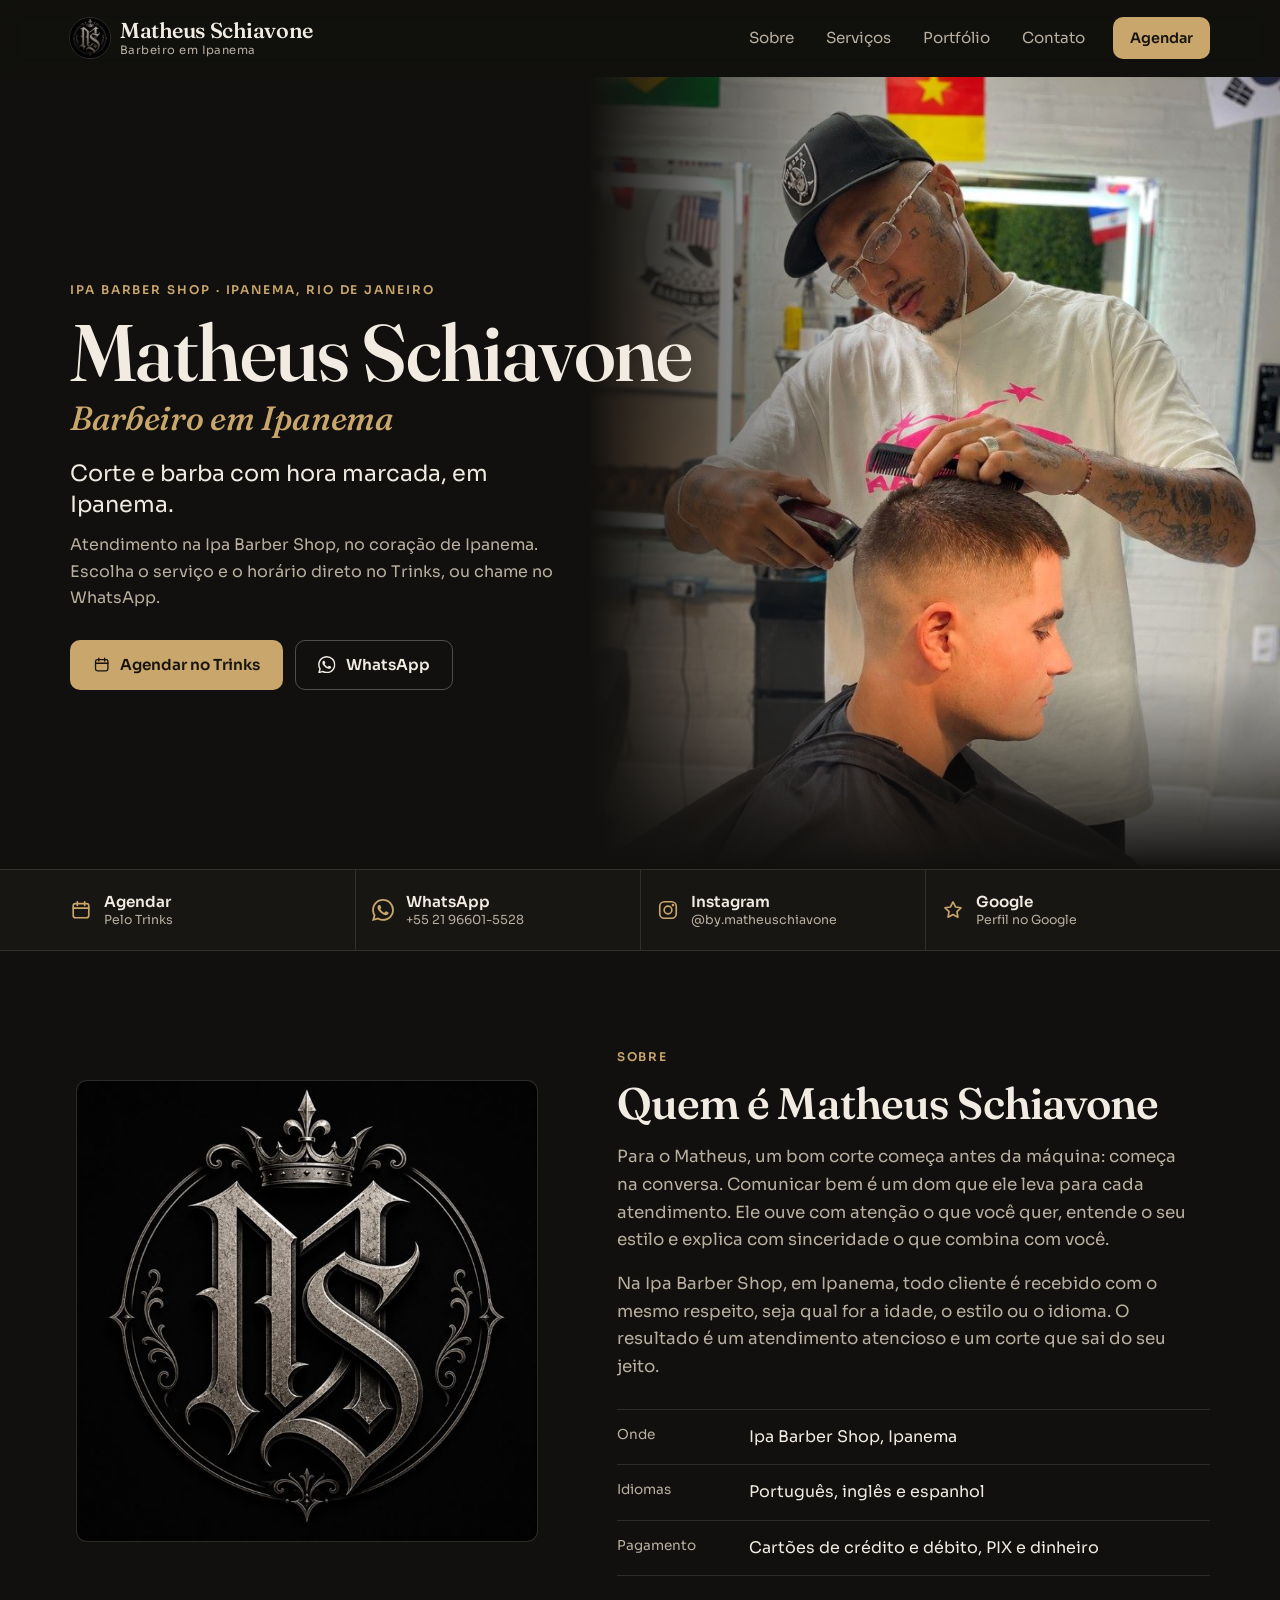
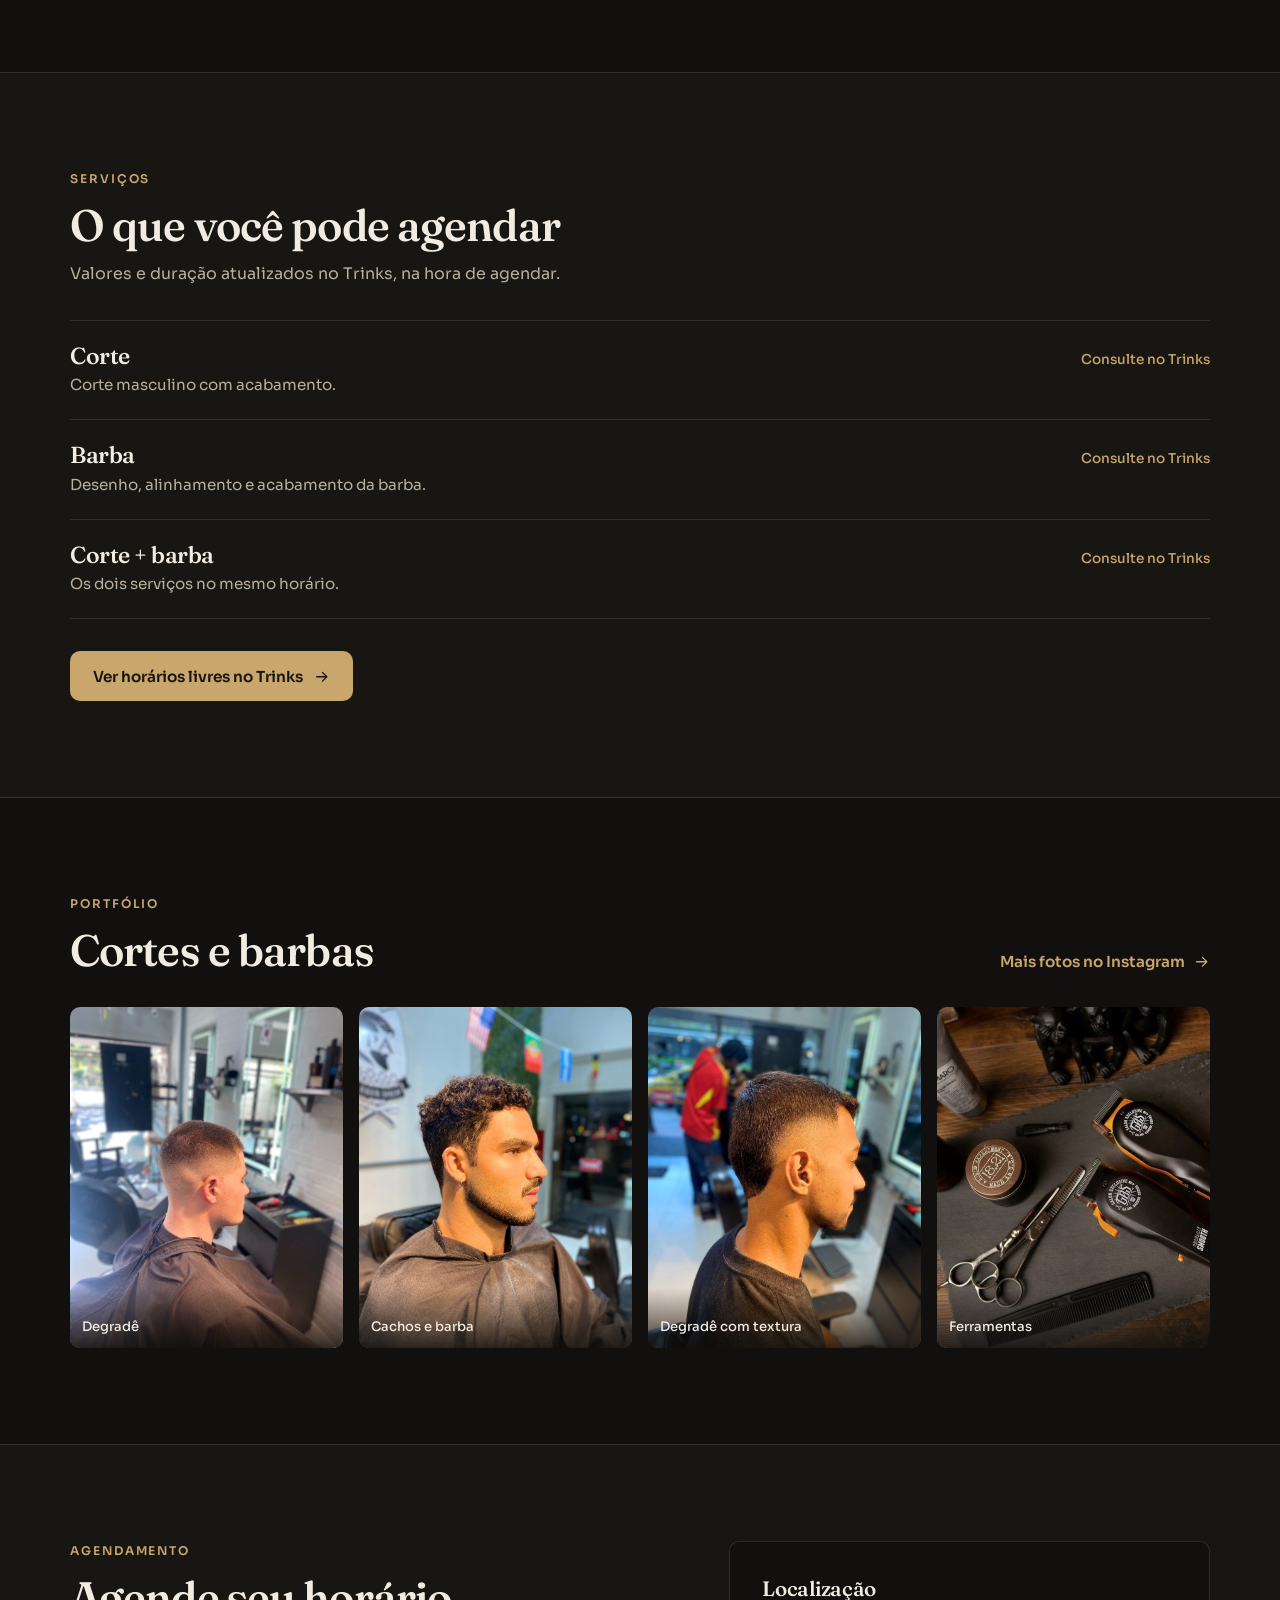
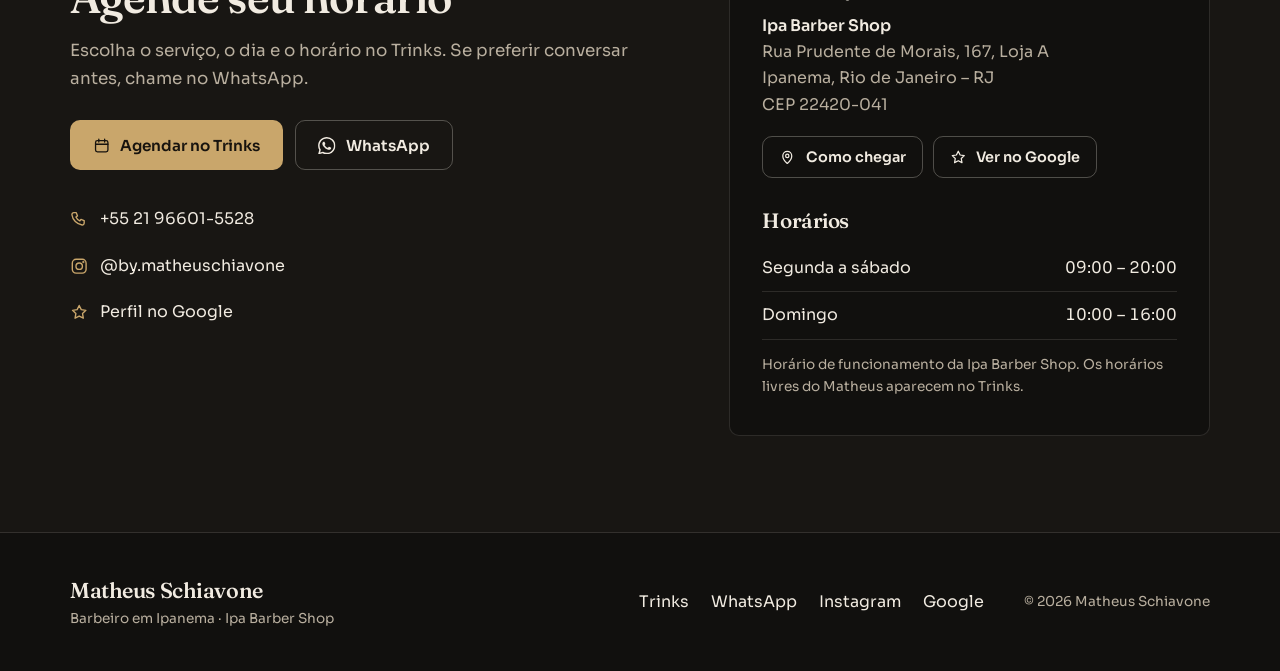
<file: index.html>
<!DOCTYPE html>
<html lang="pt-BR">
<head>
  <meta charset="utf-8">
  <meta name="viewport" content="width=device-width, initial-scale=1, viewport-fit=cover">
  <title>Matheus Schiavone | Barbeiro em Ipanema, Rio de Janeiro</title>
  <meta name="description" content="Matheus Schiavone, barbeiro na Ipa Barber Shop em Ipanema, Rio de Janeiro. Corte e barba com hora marcada: agende pelo Trinks ou fale pelo WhatsApp.">
  <link rel="canonical" href="https://leeftk.github.io/barber-site/">
  <meta name="theme-color" content="#11100e">

  <meta property="og:type" content="website">
  <meta property="og:locale" content="pt_BR">
  <meta property="og:site_name" content="Matheus Schiavone">
  <meta property="og:title" content="Matheus Schiavone | Barbeiro em Ipanema">
  <meta property="og:description" content="Corte e barba com hora marcada na Ipa Barber Shop, em Ipanema. Agende pelo Trinks ou fale pelo WhatsApp.">
  <meta property="og:url" content="https://leeftk.github.io/barber-site/">
  <meta property="og:image" content="https://leeftk.github.io/barber-site/images/og-image.jpg">
  <meta property="og:image:width" content="1200">
  <meta property="og:image:height" content="630">
  <meta property="og:image:alt" content="Logo MS de Matheus Schiavone ao lado de uma foto dele cortando o cabelo de um cliente.">
  <meta name="twitter:card" content="summary_large_image">

  <link rel="icon" type="image/png" href="images/favicon.png">
  <link rel="apple-touch-icon" href="images/apple-touch-icon.png">
  <link rel="preload" href="assets/fonts/sora-normal.woff2" as="font" type="font/woff2" crossorigin>
  <link rel="preload" href="assets/fonts/fraunces-normal.woff2" as="font" type="font/woff2" crossorigin>
  <link rel="stylesheet" href="assets/css/styles.css">
  <script>document.documentElement.classList.add("js");</script>
  <script src="assets/js/main.js" defer></script>
</head>
<body>
  <a class="skip" href="#conteudo">Pular para o conteúdo</a>

  <svg class="sprite" aria-hidden="true" focusable="false">
    <symbol id="i-calendar" viewBox="0 0 24 24" fill="none" stroke="currentColor" stroke-width="1.8" stroke-linecap="round" stroke-linejoin="round"><rect x="3.5" y="5" width="17" height="15.5" rx="2.5"/><path d="M3.5 10h17M8 3v4M16 3v4"/></symbol>
    <symbol id="i-whatsapp" viewBox="0 0 24 24" fill="currentColor"><path d="M17.47 14.38c-.3-.15-1.76-.87-2.03-.97-.27-.1-.47-.15-.67.15-.2.3-.77.97-.94 1.16-.17.2-.35.22-.64.08-.3-.15-1.26-.47-2.39-1.48-.88-.79-1.48-1.76-1.65-2.06-.17-.3-.02-.46.13-.6.13-.14.3-.35.45-.52.15-.18.2-.3.3-.5.1-.2.05-.37-.03-.52-.07-.15-.67-1.61-.92-2.2-.24-.58-.49-.5-.67-.51h-.57c-.2 0-.52.07-.79.37-.27.3-1.04 1.02-1.04 2.48 0 1.46 1.06 2.88 1.21 3.07.15.2 2.1 3.2 5.08 4.49.71.3 1.26.49 1.7.63.71.22 1.36.19 1.87.12.57-.09 1.76-.72 2-1.42.25-.69.25-1.29.18-1.41-.08-.13-.28-.2-.57-.35M12.05 21.79h-.01a9.87 9.87 0 0 1-5.03-1.38l-.36-.21-3.74.98 1-3.65-.24-.37a9.86 9.86 0 0 1-1.51-5.26c0-5.45 4.44-9.88 9.89-9.88 2.64 0 5.12 1.03 6.99 2.9a9.82 9.82 0 0 1 2.89 6.99c0 5.45-4.44 9.88-9.88 9.88m8.41-18.3A11.82 11.82 0 0 0 12.05 0C5.5 0 .16 5.34.16 11.89c0 2.1.55 4.14 1.59 5.95L.06 24l6.3-1.65a11.88 11.88 0 0 0 5.68 1.45h.01c6.55 0 11.89-5.34 11.89-11.9 0-3.17-1.24-6.16-3.48-8.41"/></symbol>
    <symbol id="i-instagram" viewBox="0 0 24 24" fill="none" stroke="currentColor" stroke-width="1.8" stroke-linecap="round" stroke-linejoin="round"><rect x="3" y="3" width="18" height="18" rx="5"/><circle cx="12" cy="12" r="4.2"/><circle cx="17.4" cy="6.6" r=".6" fill="currentColor"/></symbol>
    <symbol id="i-star" viewBox="0 0 24 24" fill="none" stroke="currentColor" stroke-width="1.8" stroke-linejoin="round"><path d="m12 3.2 2.7 5.5 6 .9-4.35 4.23 1.03 6L12 17l-5.38 2.83 1.03-6L3.3 9.6l6-.9z"/></symbol>
    <symbol id="i-pin" viewBox="0 0 24 24" fill="none" stroke="currentColor" stroke-width="1.8" stroke-linecap="round" stroke-linejoin="round"><path d="M12 21s-6.5-5.7-6.5-11a6.5 6.5 0 0 1 13 0c0 5.3-6.5 11-6.5 11z"/><circle cx="12" cy="10" r="2.4"/></symbol>
    <symbol id="i-phone" viewBox="0 0 24 24" fill="none" stroke="currentColor" stroke-width="1.8" stroke-linecap="round" stroke-linejoin="round"><path d="M5 3.5h3.2l1.6 4.2-2.1 1.4a11 11 0 0 0 5.2 5.2l1.4-2.1 4.2 1.6V17a2.5 2.5 0 0 1-2.7 2.5A15.5 15.5 0 0 1 2.5 6.2 2.5 2.5 0 0 1 5 3.5z"/></symbol>
    <symbol id="i-arrow" viewBox="0 0 24 24" fill="none" stroke="currentColor" stroke-width="1.8" stroke-linecap="round" stroke-linejoin="round"><path d="M5 12h14M13 6l6 6-6 6"/></symbol>
  </svg>

  <header class="header" data-header>
    <div class="wrap header-inner">
      <a class="brand" href="#topo">
        <img class="brand-logo" src="images/logo-96.png" width="96" height="96" alt="">
        <span class="brand-text">
          <span class="brand-name" data-text="name">Matheus Schiavone</span>
          <span class="brand-role" data-text="role">Barbeiro em Ipanema</span>
        </span>
      </a>
      <nav class="nav" id="menu" aria-label="Principal">
        <a href="#sobre">Sobre</a>
        <a href="#servicos">Serviços</a>
        <a href="#portfolio">Portfólio</a>
        <a href="#contato">Contato</a>
      </nav>
      <a class="btn btn-primary btn-sm" data-link="booking" href="https://www.trinks.com/ipa-barber-shop" target="_blank" rel="noopener noreferrer">Agendar</a>
      <button class="menu-toggle" type="button" aria-expanded="false" aria-controls="menu" aria-label="Abrir menu">
        <span aria-hidden="true"></span>
      </button>
    </div>
  </header>

  <main id="conteudo">
    <section class="hero" id="topo" aria-labelledby="hero-title" data-hero>
      <img class="hero-img" data-img="heroImage" data-alt="heroImageAlt" src="images/matheus-schiavone.jpg" width="768" height="1024" alt="Matheus Schiavone fazendo um degradê com máquina e pente em um cliente, na barbearia." fetchpriority="high">
      <div class="wrap hero-content">
        <p class="eyebrow"><span data-text="location.shopName">Ipa Barber Shop</span> · <span data-text="location.district">Ipanema</span>, <span data-text="location.city">Rio de Janeiro</span></p>
        <h1 id="hero-title">
          <span data-text="name">Matheus Schiavone</span>
          <span class="h1-sub" data-text="role">Barbeiro em Ipanema</span>
        </h1>
        <p class="hero-headline" data-text="headline">Corte e barba com hora marcada, em Ipanema.</p>
        <p class="hero-intro" data-text="intro">Atendimento na Ipa Barber Shop, no coração de Ipanema. Escolha o serviço e o horário direto no Trinks, ou chame no WhatsApp.</p>
        <div class="actions">
          <a class="btn btn-primary" data-link="booking" href="https://www.trinks.com/ipa-barber-shop" target="_blank" rel="noopener noreferrer">
            <svg class="icon" aria-hidden="true"><use href="#i-calendar"/></svg>Agendar no Trinks
          </a>
          <a class="btn btn-ghost" data-link="whatsapp" href="https://wa.me/5521966015528?text=Ol%C3%A1%2C%20Matheus!%20Vim%20pelo%20site%20e%20gostaria%20de%20agendar%20um%20hor%C3%A1rio." target="_blank" rel="noopener noreferrer">
            <svg class="icon" aria-hidden="true"><use href="#i-whatsapp"/></svg>WhatsApp
          </a>
        </div>
      </div>
    </section>

    <nav class="quick" aria-label="Contatos rápidos">
      <div class="wrap quick-grid">
        <a class="quick-link" data-link="booking" href="https://www.trinks.com/ipa-barber-shop" target="_blank" rel="noopener noreferrer">
          <svg class="icon" aria-hidden="true"><use href="#i-calendar"/></svg>
          <span><strong>Agendar</strong><small>Pelo Trinks</small></span>
        </a>
        <a class="quick-link" data-link="whatsapp" href="https://wa.me/5521966015528?text=Ol%C3%A1%2C%20Matheus!%20Vim%20pelo%20site%20e%20gostaria%20de%20agendar%20um%20hor%C3%A1rio." target="_blank" rel="noopener noreferrer">
          <svg class="icon" aria-hidden="true"><use href="#i-whatsapp"/></svg>
          <span><strong>WhatsApp</strong><small data-text="contact.phoneDisplay">+55 21 96601-5528</small></span>
        </a>
        <a class="quick-link" data-link="instagram" href="https://www.instagram.com/by.matheuschiavone/" target="_blank" rel="noopener noreferrer">
          <svg class="icon" aria-hidden="true"><use href="#i-instagram"/></svg>
          <span><strong>Instagram</strong><small>@<span data-text="contact.instagramUser">by.matheuschiavone</span></small></span>
        </a>
        <a class="quick-link" data-link="google" href="https://www.google.com/maps/search/?api=1&amp;query=Matheus+Schiavone+Barber%2C+Rio+de+Janeiro%2C+RJ" target="_blank" rel="noopener noreferrer">
          <svg class="icon" aria-hidden="true"><use href="#i-star"/></svg>
          <span><strong>Google</strong><small>Perfil no Google</small></span>
        </a>
      </div>
    </nav>

    <section class="section" id="sobre" aria-labelledby="sobre-title">
      <div class="wrap about">
        <figure class="about-media" data-reveal>
          <img data-img="about.image" data-alt="about.imageAlt" src="images/logo.jpg" width="640" height="640" alt="Logo de Matheus Schiavone: monograma MS prateado com uma coroa." loading="lazy" decoding="async">
        </figure>
        <div class="about-copy" data-reveal>
          <p class="eyebrow">Sobre</p>
          <h2 id="sobre-title" data-text="about.title">Quem é Matheus Schiavone</h2>
          <div class="about-text" data-paragraphs="about.text">
            <p class="lead">Para o Matheus, um bom corte começa antes da máquina: começa na conversa. Comunicar bem é um dom que ele leva para cada atendimento. Ele ouve com atenção o que você quer, entende o seu estilo e explica com sinceridade o que combina com você.</p>
            <p class="lead">Na Ipa Barber Shop, em Ipanema, todo cliente é recebido com o mesmo respeito, seja qual for a idade, o estilo ou o idioma. O resultado é um atendimento atencioso e um corte que sai do seu jeito.</p>
          </div>
          <dl class="facts">
            <div>
              <dt>Onde</dt>
              <dd><span data-text="location.shopName">Ipa Barber Shop</span>, <span data-text="location.district">Ipanema</span></dd>
            </div>
            <div>
              <dt>Idiomas</dt>
              <dd data-text="languages">Português, inglês e espanhol</dd>
            </div>
            <div>
              <dt>Pagamento</dt>
              <dd data-text="payments">Cartões de crédito e débito, PIX e dinheiro</dd>
            </div>
          </dl>
        </div>
      </div>
    </section>

    <section class="section section-alt" id="servicos" aria-labelledby="servicos-title">
      <div class="wrap">
        <header class="section-head" data-reveal>
          <p class="eyebrow">Serviços</p>
          <h2 id="servicos-title">O que você pode agendar</h2>
          <p class="section-note" data-text="servicesNote">Valores e duração atualizados no Trinks, na hora de agendar.</p>
        </header>
        <ul class="services" data-list="services">
          <li class="service">
            <div><h3>Corte</h3><p>Corte masculino com acabamento.</p></div>
            <p class="service-meta"><span class="service-price is-empty">Consulte no Trinks</span></p>
          </li>
          <li class="service">
            <div><h3>Barba</h3><p>Desenho, alinhamento e acabamento da barba.</p></div>
            <p class="service-meta"><span class="service-price is-empty">Consulte no Trinks</span></p>
          </li>
          <li class="service">
            <div><h3>Corte + barba</h3><p>Os dois serviços no mesmo horário.</p></div>
            <p class="service-meta"><span class="service-price is-empty">Consulte no Trinks</span></p>
          </li>
        </ul>
        <div class="section-cta">
          <a class="btn btn-primary" data-link="booking" href="https://www.trinks.com/ipa-barber-shop" target="_blank" rel="noopener noreferrer">
            Ver horários livres no Trinks<svg class="icon" aria-hidden="true"><use href="#i-arrow"/></svg>
          </a>
        </div>
      </div>
    </section>

    <section class="section" id="portfolio" aria-labelledby="portfolio-title">
      <div class="wrap">
        <header class="section-head section-head-row" data-reveal>
          <div>
            <p class="eyebrow">Portfólio</p>
            <h2 id="portfolio-title">Cortes e barbas</h2>
          </div>
          <a class="text-link" data-link="instagram" href="https://www.instagram.com/by.matheuschiavone/" target="_blank" rel="noopener noreferrer">
            Mais fotos no Instagram<svg class="icon" aria-hidden="true"><use href="#i-arrow"/></svg>
          </a>
        </header>
        <ul class="gallery" data-list="gallery">
          <li><figure><img src="images/portfolio-degrade.jpg" width="768" height="1024" alt="Cliente de perfil com cabelo curto e degradê alto nas laterais." loading="lazy" decoding="async"><figcaption>Degradê</figcaption></figure></li>
          <li><figure><img src="images/portfolio-cachos.jpg" width="768" height="1024" alt="Cliente de perfil com cabelo cacheado, laterais baixas e barba alinhada." loading="lazy" decoding="async"><figcaption>Cachos e barba</figcaption></figure></li>
          <li><figure><img src="images/portfolio-degrade-textura.jpg" width="768" height="1024" alt="Cliente de perfil com degradê nas laterais e textura no topo." loading="lazy" decoding="async"><figcaption>Degradê com textura</figcaption></figure></li>
          <li><figure><img src="images/portfolio-ferramentas.jpg" width="1024" height="682" alt="Tesouras, pente, máquinas de corte e pomadas sobre uma bancada de madeira." loading="lazy" decoding="async"><figcaption>Ferramentas</figcaption></figure></li>
        </ul>
      </div>
    </section>

    <section class="section section-alt" id="contato" aria-labelledby="contato-title">
      <div class="wrap contact">
        <div class="contact-book" data-reveal>
          <p class="eyebrow">Agendamento</p>
          <h2 id="contato-title">Agende seu horário</h2>
          <p class="lead">Escolha o serviço, o dia e o horário no Trinks. Se preferir conversar antes, chame no WhatsApp.</p>
          <div class="actions">
            <a class="btn btn-primary" data-link="booking" href="https://www.trinks.com/ipa-barber-shop" target="_blank" rel="noopener noreferrer">
              <svg class="icon" aria-hidden="true"><use href="#i-calendar"/></svg>Agendar no Trinks
            </a>
            <a class="btn btn-ghost" data-link="whatsapp" href="https://wa.me/5521966015528?text=Ol%C3%A1%2C%20Matheus!%20Vim%20pelo%20site%20e%20gostaria%20de%20agendar%20um%20hor%C3%A1rio." target="_blank" rel="noopener noreferrer">
              <svg class="icon" aria-hidden="true"><use href="#i-whatsapp"/></svg>WhatsApp
            </a>
          </div>
          <ul class="contact-list">
            <li>
              <svg class="icon" aria-hidden="true"><use href="#i-phone"/></svg>
              <a data-link="phone" data-text="contact.phoneDisplay" href="tel:+5521966015528">+55 21 96601-5528</a>
            </li>
            <li>
              <svg class="icon" aria-hidden="true"><use href="#i-instagram"/></svg>
              <a data-link="instagram" href="https://www.instagram.com/by.matheuschiavone/" target="_blank" rel="noopener noreferrer">@<span data-text="contact.instagramUser">by.matheuschiavone</span></a>
            </li>
            <li>
              <svg class="icon" aria-hidden="true"><use href="#i-star"/></svg>
              <a data-link="google" href="https://www.google.com/maps/search/?api=1&amp;query=Matheus+Schiavone+Barber%2C+Rio+de+Janeiro%2C+RJ" target="_blank" rel="noopener noreferrer">Perfil no Google</a>
            </li>
          </ul>
        </div>

        <div class="contact-visit" data-reveal>
          <h3>Localização</h3>
          <address>
            <strong data-text="location.shopName">Ipa Barber Shop</strong><br>
            <span data-text="location.street">Rua Prudente de Morais, 167, Loja A</span><br>
            <span data-text="location.district">Ipanema</span>, <span data-text="location.city">Rio de Janeiro</span> – <span data-text="location.state">RJ</span><br>
            CEP <span data-text="location.zip">22420-041</span>
          </address>
          <div class="actions actions-compact">
            <a class="btn btn-ghost btn-sm" data-link="directions" href="https://www.google.com/maps/dir/?api=1&amp;destination=Rua%20Prudente%20de%20Morais%2C%20167%2C%20Loja%20A%2C%20Ipanema%2C%20Rio%20de%20Janeiro%20-%20RJ%2C%2022420-041" target="_blank" rel="noopener noreferrer">
              <svg class="icon" aria-hidden="true"><use href="#i-pin"/></svg>Como chegar
            </a>
            <a class="btn btn-ghost btn-sm" data-link="google" href="https://www.google.com/maps/search/?api=1&amp;query=Matheus+Schiavone+Barber%2C+Rio+de+Janeiro%2C+RJ" target="_blank" rel="noopener noreferrer">
              <svg class="icon" aria-hidden="true"><use href="#i-star"/></svg>Ver no Google
            </a>
          </div>

          <h3>Horários</h3>
          <dl class="hours" data-list="hours">
            <div><dt>Segunda a sábado</dt><dd>09:00 – 20:00</dd></div>
            <div><dt>Domingo</dt><dd>10:00 – 16:00</dd></div>
          </dl>
          <p class="note" data-text="hoursNote">Horário de funcionamento da Ipa Barber Shop. Os horários livres do Matheus aparecem no Trinks.</p>
        </div>
      </div>
    </section>
  </main>

  <footer class="footer">
    <div class="wrap footer-inner">
      <div>
        <p class="brand-name" data-text="name">Matheus Schiavone</p>
        <p class="footer-sub"><span data-text="role">Barbeiro em Ipanema</span> · <span data-text="location.shopName">Ipa Barber Shop</span></p>
      </div>
      <nav class="footer-links" aria-label="Links de contato">
        <a data-link="booking" href="https://www.trinks.com/ipa-barber-shop" target="_blank" rel="noopener noreferrer">Trinks</a>
        <a data-link="whatsapp" href="https://wa.me/5521966015528?text=Ol%C3%A1%2C%20Matheus!%20Vim%20pelo%20site%20e%20gostaria%20de%20agendar%20um%20hor%C3%A1rio." target="_blank" rel="noopener noreferrer">WhatsApp</a>
        <a data-link="instagram" href="https://www.instagram.com/by.matheuschiavone/" target="_blank" rel="noopener noreferrer">Instagram</a>
        <a data-link="google" href="https://www.google.com/maps/search/?api=1&amp;query=Matheus+Schiavone+Barber%2C+Rio+de+Janeiro%2C+RJ" target="_blank" rel="noopener noreferrer">Google</a>
      </nav>
      <p class="footer-copy">© <span data-year>2026</span> <span data-text="name">Matheus Schiavone</span></p>
    </div>
  </footer>

  <div class="mobile-bar" data-mobile-bar>
    <a class="btn btn-primary" data-link="booking" href="https://www.trinks.com/ipa-barber-shop" target="_blank" rel="noopener noreferrer">
      <svg class="icon" aria-hidden="true"><use href="#i-calendar"/></svg>Agendar
    </a>
    <a class="btn btn-ghost" data-link="whatsapp" href="https://wa.me/5521966015528?text=Ol%C3%A1%2C%20Matheus!%20Vim%20pelo%20site%20e%20gostaria%20de%20agendar%20um%20hor%C3%A1rio." target="_blank" rel="noopener noreferrer">
      <svg class="icon" aria-hidden="true"><use href="#i-whatsapp"/></svg>WhatsApp
    </a>
  </div>
</body>
</html>
</file>
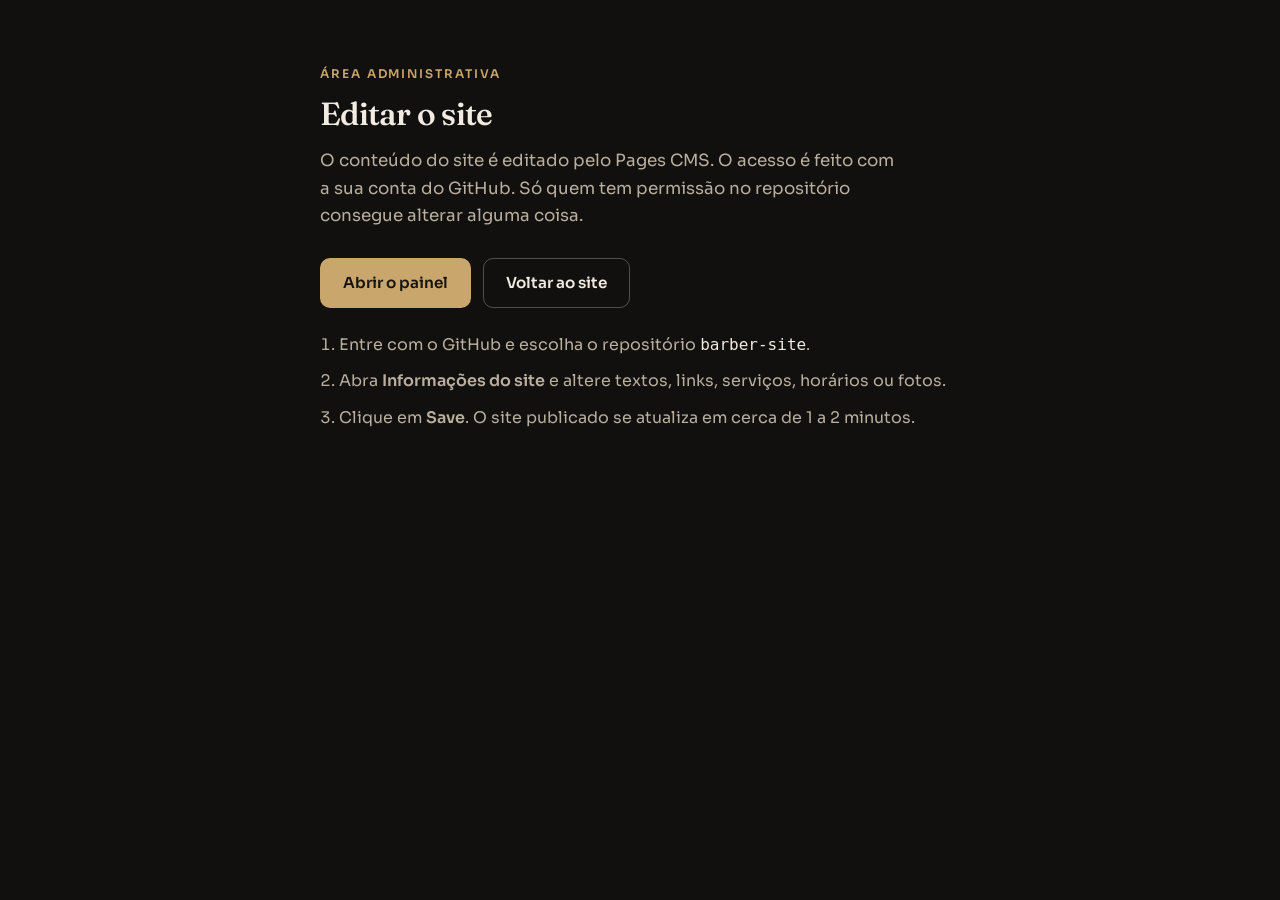
<file: admin/index.html>
<!DOCTYPE html>
<html lang="pt-BR">
<head>
  <meta charset="utf-8">
  <meta name="viewport" content="width=device-width, initial-scale=1">
  <meta name="robots" content="noindex, nofollow">
  <title>Administração | Matheus Schiavone</title>
  <link rel="stylesheet" href="../assets/css/styles.css">
  <style>
    .admin { max-width: 40rem; padding: 64px 0; }
    .admin ol { margin: 24px 0 0; padding-left: 1.2rem; color: var(--muted); }
    .admin li + li { margin-top: 10px; }
    .admin code { color: var(--text); }
  </style>
</head>
<body>
  <main class="wrap admin">
    <p class="eyebrow">Área administrativa</p>
    <h1>Editar o site</h1>
    <p class="lead">O conteúdo do site é editado pelo Pages CMS. O acesso é feito com a sua conta do GitHub. Só quem tem permissão no repositório consegue alterar alguma coisa.</p>
    <div class="actions">
      <a class="btn btn-primary" href="https://app.pagescms.org" target="_blank" rel="noopener noreferrer">Abrir o painel</a>
      <a class="btn btn-ghost" href="../">Voltar ao site</a>
    </div>
    <ol>
      <li>Entre com o GitHub e escolha o repositório <code>barber-site</code>.</li>
      <li>Abra <strong>Informações do site</strong> e altere textos, links, serviços, horários ou fotos.</li>
      <li>Clique em <strong>Save</strong>. O site publicado se atualiza em cerca de 1 a 2 minutos.</li>
    </ol>
  </main>
</body>
</html>
</file>
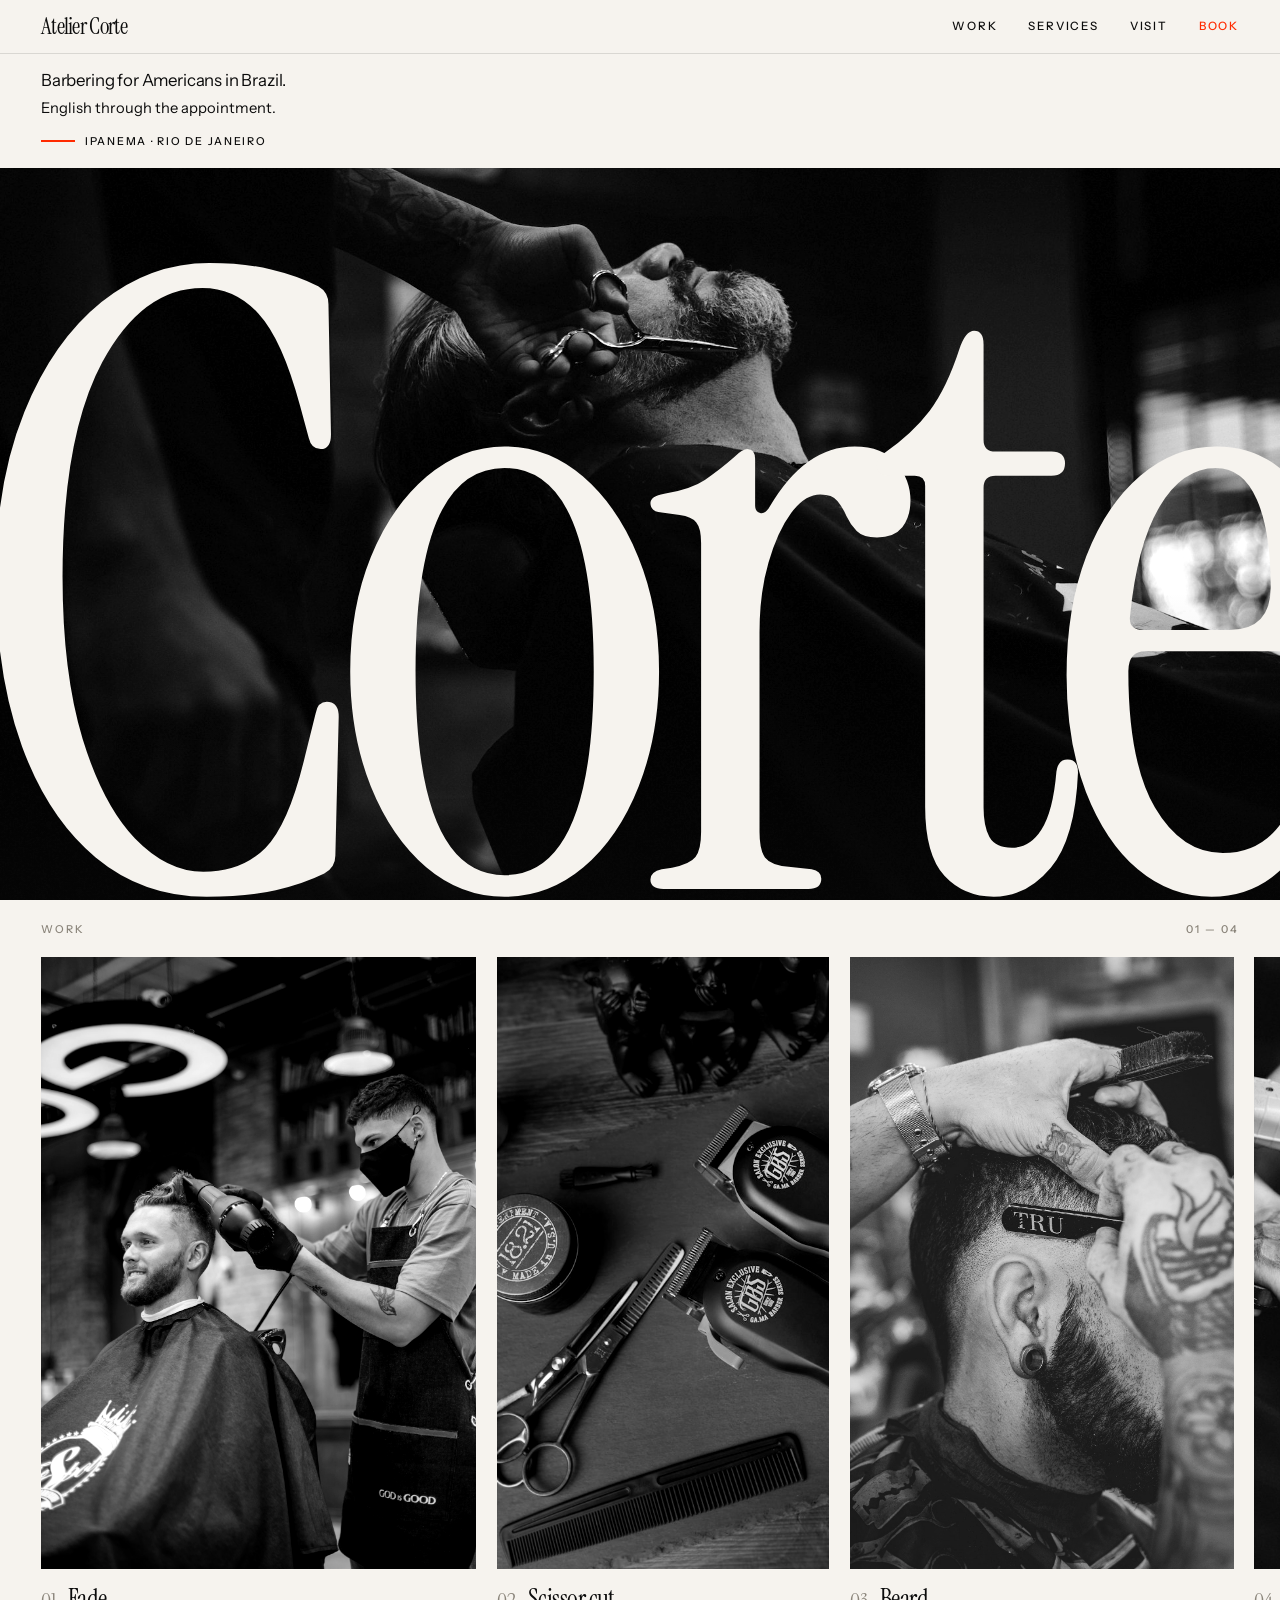
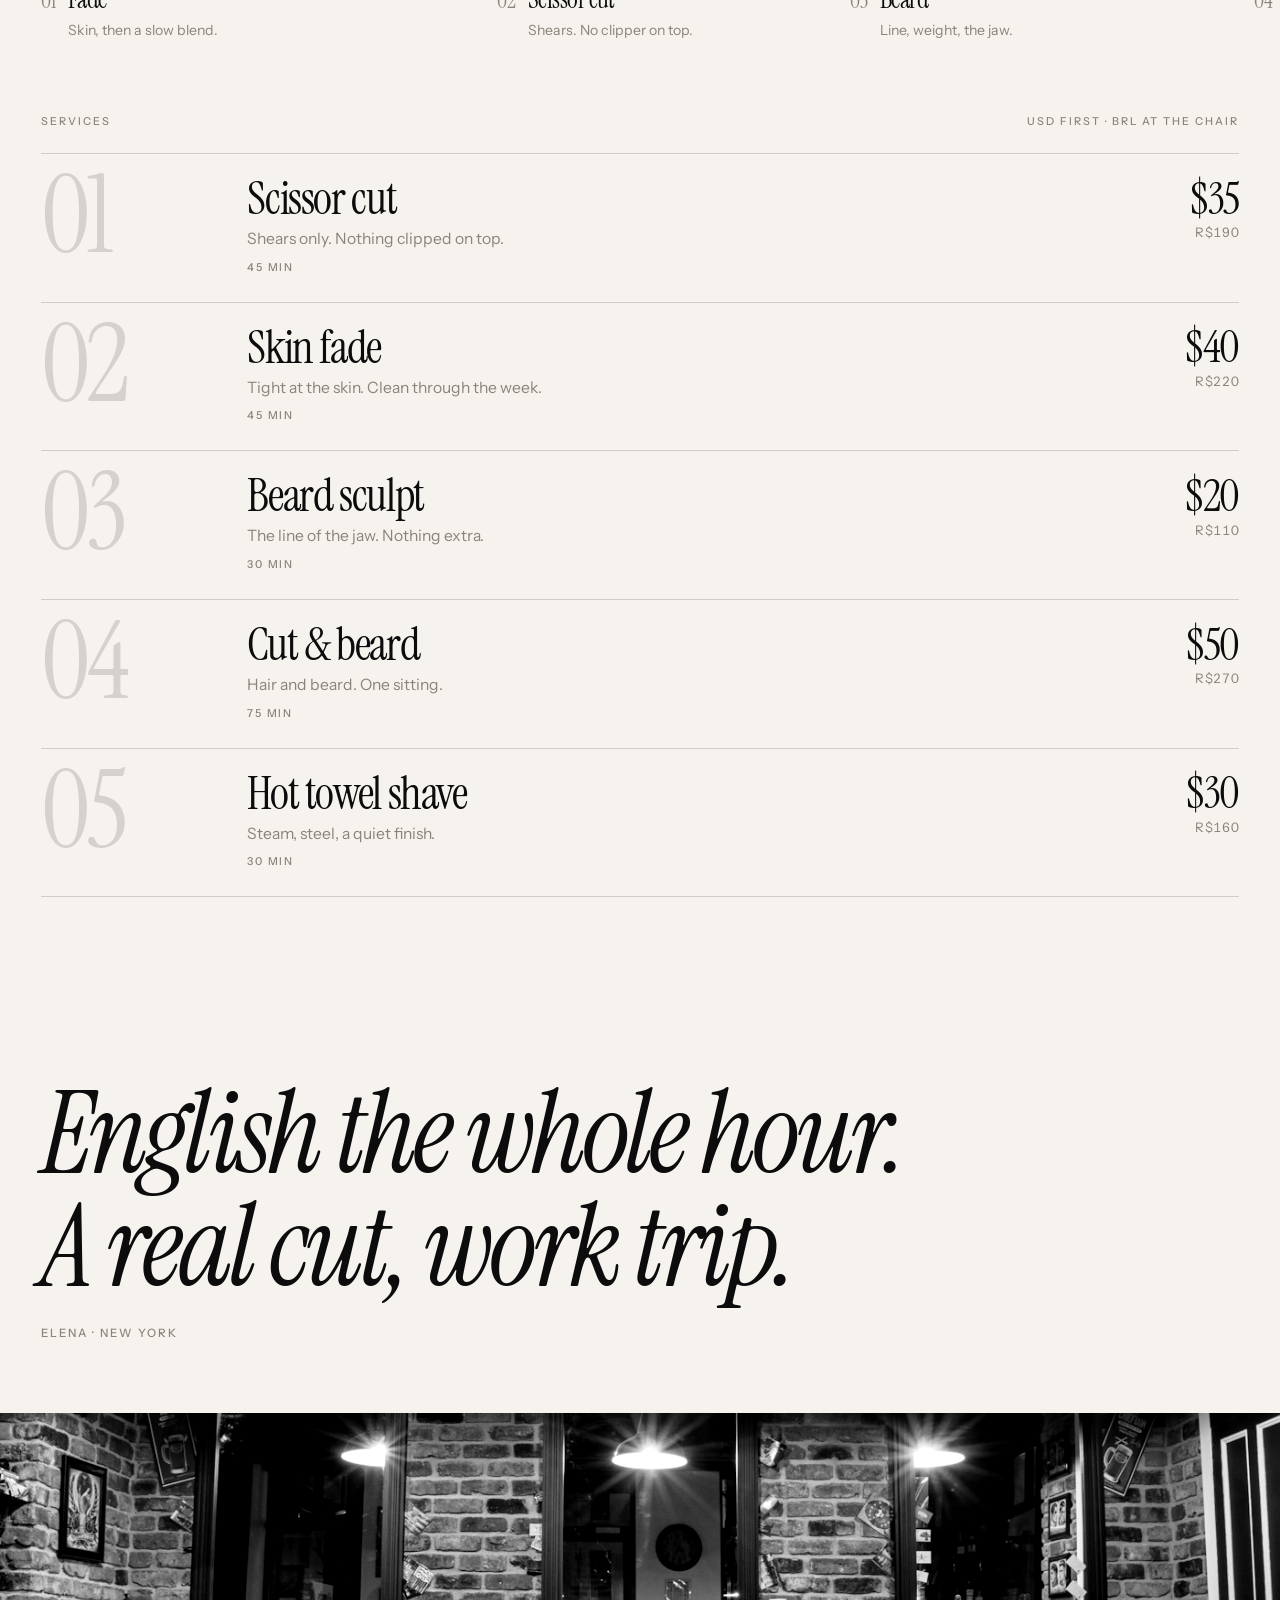
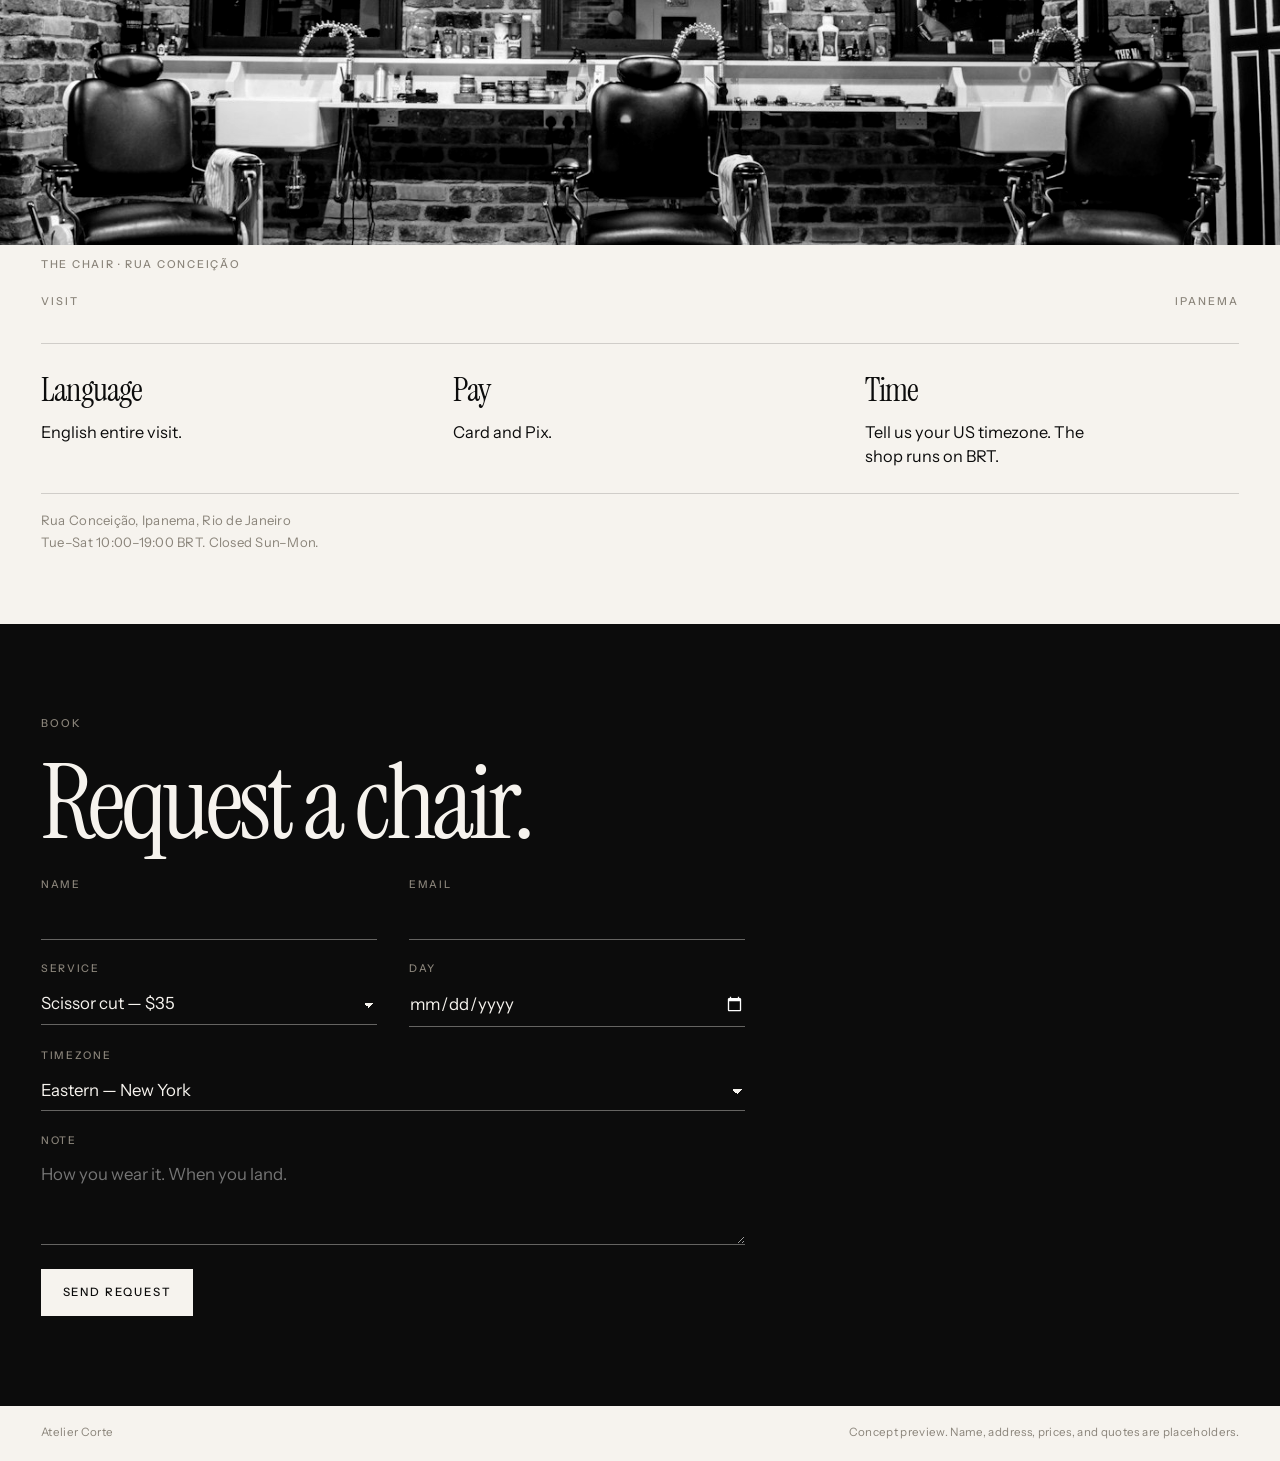
<file: editorial/index.html>
<!DOCTYPE html>
<html lang="en">
<head>
  <meta charset="utf-8">
  <meta name="viewport" content="width=device-width, initial-scale=1, viewport-fit=cover">
  <meta name="robots" content="noindex">
  <title>Atelier Corte — Barbering for Americans in Brazil</title>
  <meta name="description" content="Atelier Corte in Ipanema. Barbering for Americans in Brazil. English through the appointment. Prices in USD.">
  <link rel="preconnect" href="https://fonts.googleapis.com">
  <link rel="preconnect" href="https://fonts.gstatic.com" crossorigin>
  <link href="https://fonts.googleapis.com/css2?family=Instrument+Sans:ital,wght@0,400;0,500;0,600;1,400&family=Instrument+Serif:ital@0;1&display=swap" rel="stylesheet">
  <link rel="stylesheet" href="styles.css">
</head>
<body>
  <a class="skip" href="#content">Skip to the cut</a>

  <header class="nav">
    <a class="wordmark" href="#top">Atelier Corte</a>
    <button class="nav-toggle" type="button" aria-expanded="false" aria-controls="menu">
      <span>Menu</span>
    </button>
    <nav class="nav-links" aria-label="Primary">
      <a href="#work">Work</a>
      <a href="#services">Services</a>
      <a href="#visit">Visit</a>
      <a class="book" href="#book">Book</a>
    </nav>
  </header>

  <div class="menu" id="menu" hidden>
    <p class="menu-kicker">Barbering for Americans in Brazil.</p>
    <a href="#work">Work</a>
    <a href="#services">Services</a>
    <a href="#visit">Visit</a>
    <a class="book" href="#book">Book</a>
  </div>

  <main id="content">
    <section class="hero" id="top">
      <div class="hero-lead">
        <p class="deck">Barbering for Americans in Brazil.</p>
        <p class="deck-sub">English through the appointment.</p>
        <p class="place"><span class="rule" aria-hidden="true"></span><span>Ipanema · Rio de Janeiro</span></p>
      </div>
      <div class="hero-media">
        <img src="images/hero.jpg" alt="A barber, in profile, cutting a client’s hair with scissors.">
        <div class="hero-shade" aria-hidden="true"></div>
        <h1 class="corte">Corte</h1>
      </div>
    </section>

    <section class="work" id="work">
      <div class="folio">
        <span>Work</span>
        <span class="slide-hint">01 — 04</span>
      </div>
      <div class="reel" tabindex="0" aria-label="Four cuts">
        <figure>
          <img src="images/fade.jpg" alt="A barber refining a fade with clippers along the temple.">
          <figcaption>
            <span>01</span>
            <strong>Fade</strong>
            <em>Skin, then a slow blend.</em>
          </figcaption>
        </figure>
        <figure>
          <img src="images/scissor.jpg" alt="Silver scissors lifted in a barber’s hand.">
          <figcaption>
            <span>02</span>
            <strong>Scissor cut</strong>
            <em>Shears. No clipper on top.</em>
          </figcaption>
        </figure>
        <figure>
          <img src="images/beard.jpg" alt="Close portrait of a man with a full, shaped beard.">
          <figcaption>
            <span>03</span>
            <strong>Beard</strong>
            <em>Line, weight, the jaw.</em>
          </figcaption>
        </figure>
        <figure>
          <img src="images/shave.jpg" alt="A straight razor drawn along a client’s cheek.">
          <figcaption>
            <span>04</span>
            <strong>Hot towel</strong>
            <em>Steam, then the razor.</em>
          </figcaption>
        </figure>
      </div>
    </section>

    <section class="services" id="services">
      <div class="folio">
        <span>Services</span>
        <span>USD first · BRL at the chair</span>
      </div>
      <ol class="index">
        <li>
          <span class="num" aria-hidden="true">01</span>
          <div class="svc-copy">
            <h2>Scissor cut</h2>
            <p>Shears only. Nothing clipped on top.</p>
            <span class="mins">45 min</span>
          </div>
          <p class="price"><span class="usd">$35</span><span class="brl">R$190</span></p>
        </li>
        <li>
          <span class="num" aria-hidden="true">02</span>
          <div class="svc-copy">
            <h2>Skin fade</h2>
            <p>Tight at the skin. Clean through the week.</p>
            <span class="mins">45 min</span>
          </div>
          <p class="price"><span class="usd">$40</span><span class="brl">R$220</span></p>
        </li>
        <li>
          <span class="num" aria-hidden="true">03</span>
          <div class="svc-copy">
            <h2>Beard sculpt</h2>
            <p>The line of the jaw. Nothing extra.</p>
            <span class="mins">30 min</span>
          </div>
          <p class="price"><span class="usd">$20</span><span class="brl">R$110</span></p>
        </li>
        <li>
          <span class="num" aria-hidden="true">04</span>
          <div class="svc-copy">
            <h2>Cut &amp; beard</h2>
            <p>Hair and beard. One sitting.</p>
            <span class="mins">75 min</span>
          </div>
          <p class="price"><span class="usd">$50</span><span class="brl">R$270</span></p>
        </li>
        <li>
          <span class="num" aria-hidden="true">05</span>
          <div class="svc-copy">
            <h2>Hot towel shave</h2>
            <p>Steam, steel, a quiet finish.</p>
            <span class="mins">30 min</span>
          </div>
          <p class="price"><span class="usd">$30</span><span class="brl">R$160</span></p>
        </li>
      </ol>
    </section>

    <section class="pull" aria-label="Note from a client">
      <blockquote>
        <p>English the whole hour.<br>A real cut, work trip.</p>
        <cite>Elena · New York</cite>
      </blockquote>
    </section>

    <figure class="room">
      <img src="images/room.jpg" alt="A quiet barbershop: leather chair, dark wood, and a wall of bottles.">
      <figcaption>The chair · Rua Conceição</figcaption>
    </figure>

    <section class="visit" id="visit">
      <div class="folio">
        <span>Visit</span>
        <span>Ipanema</span>
      </div>
      <div class="visit-grid">
        <article>
          <h2>Language</h2>
          <p>English entire visit.</p>
        </article>
        <article>
          <h2>Pay</h2>
          <p>Card and Pix.</p>
        </article>
        <article>
          <h2>Time</h2>
          <p>Tell us your US timezone. The shop runs on BRT.</p>
        </article>
      </div>
      <p class="addr">Rua Conceição, Ipanema, Rio de Janeiro</p>
      <p class="hours">Tue–Sat 10:00–19:00 BRT. Closed Sun–Mon.</p>
    </section>

    <section class="request" id="book">
      <div class="request-inner">
        <p class="folio folio-invert"><span>Book</span></p>
        <h2>Request a chair.</h2>
        <form id="chair-form" novalidate>
          <div class="fields">
            <label>Name
              <input name="name" type="text" autocomplete="name" required>
            </label>
            <label>Email
              <input name="email" type="email" autocomplete="email" required>
            </label>
            <label>Service
              <select name="service" required>
                <option value="Scissor cut">Scissor cut — $35</option>
                <option value="Skin fade">Skin fade — $40</option>
                <option value="Beard sculpt">Beard sculpt — $20</option>
                <option value="Cut &amp; beard">Cut &amp; beard — $50</option>
                <option value="Hot towel shave">Hot towel shave — $30</option>
              </select>
            </label>
            <label>Day
              <input name="day" type="date" required>
            </label>
            <label class="wide">Timezone
              <select name="timezone" required>
                <option value="America/New_York">Eastern — New York</option>
                <option value="America/Chicago">Central — Chicago</option>
                <option value="America/Denver">Mountain — Denver</option>
                <option value="America/Los_Angeles">Pacific — Los Angeles</option>
                <option value="America/Anchorage">Alaska</option>
                <option value="Pacific/Honolulu">Hawaii</option>
                <option value="America/Sao_Paulo">Brasília — BRT</option>
              </select>
            </label>
            <label class="wide">Note
              <textarea name="note" rows="3" placeholder="How you wear it. When you land."></textarea>
            </label>
          </div>
          <button type="submit">Send request</button>
        </form>
        <p class="confirm" hidden>Request received — this preview does not send yet.</p>
      </div>
    </section>
  </main>

  <footer class="colophon">
    <p>Atelier Corte</p>
    <p class="disclaimer">Concept preview. Name, address, prices, and quotes are placeholders.</p>
  </footer>

  <a class="book-fab" href="#book">Book</a>
  <script src="main.js"></script>
</body>
</html>
</file>
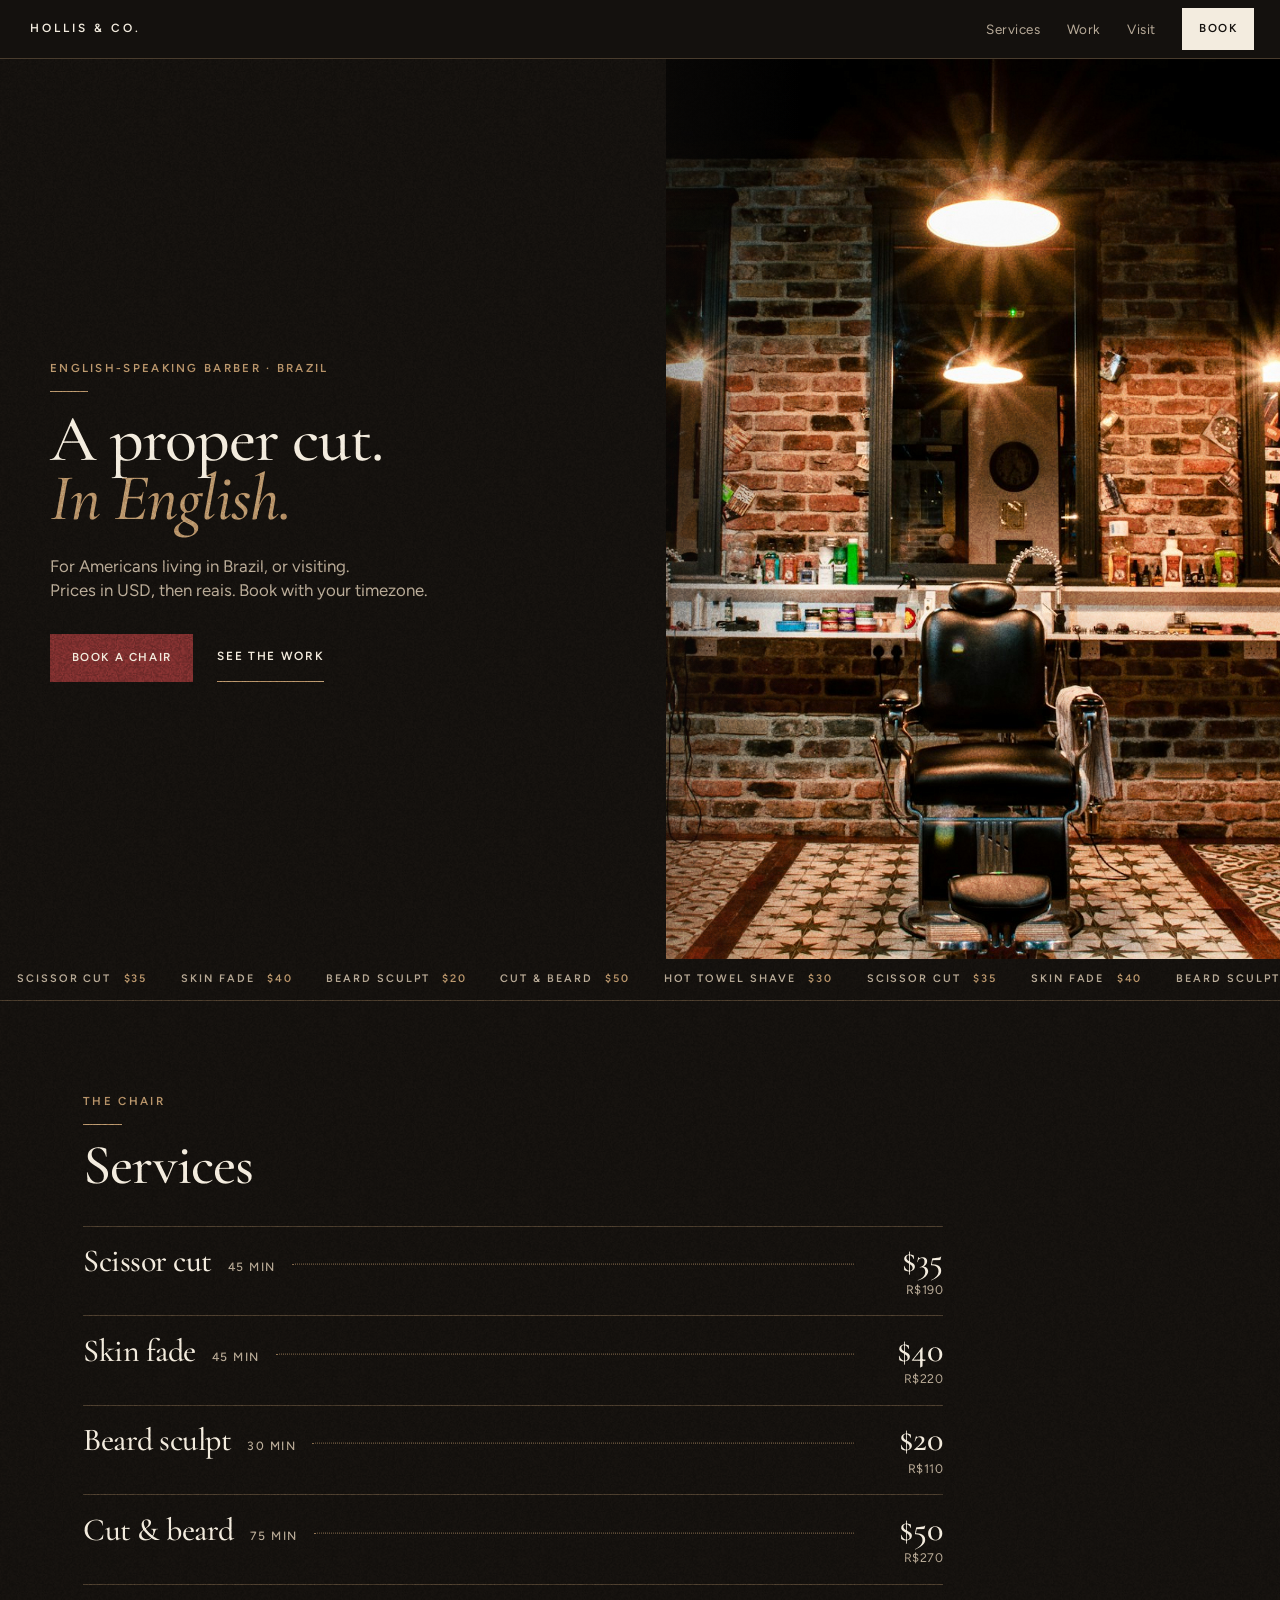
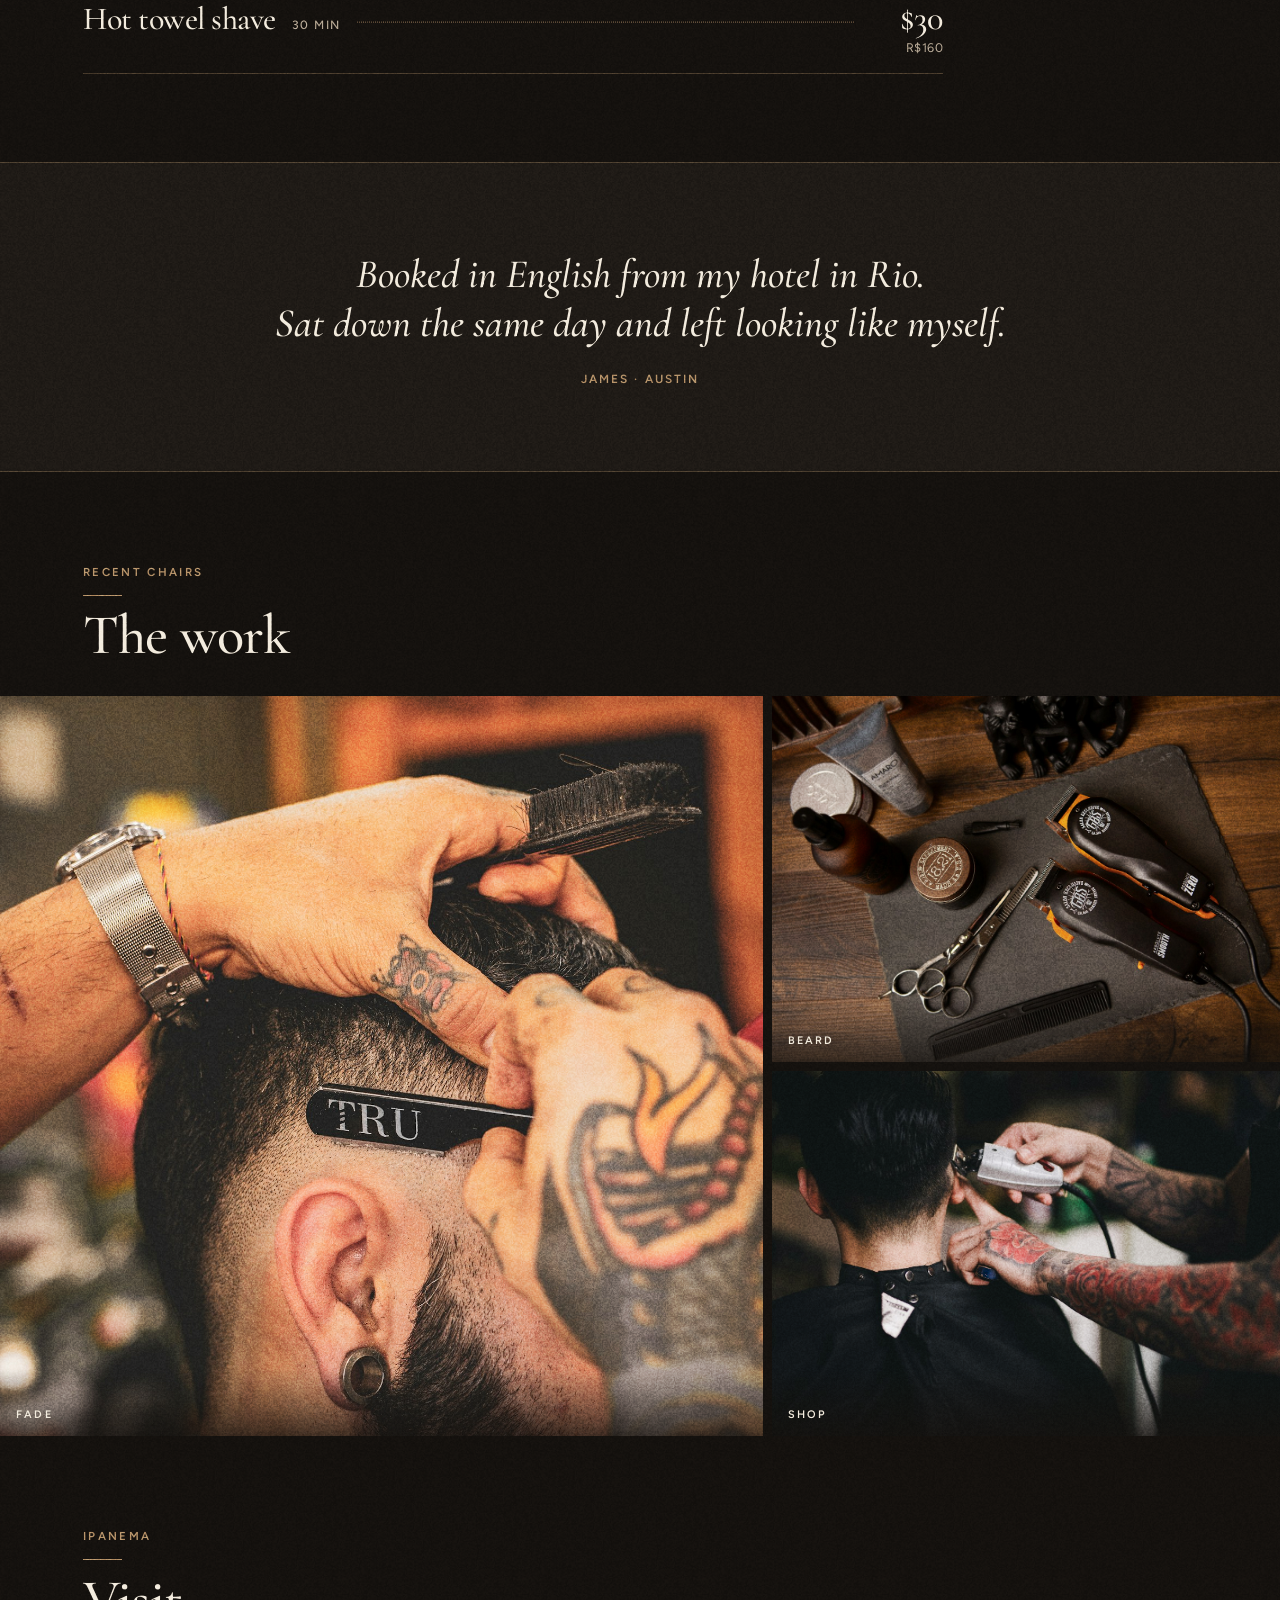
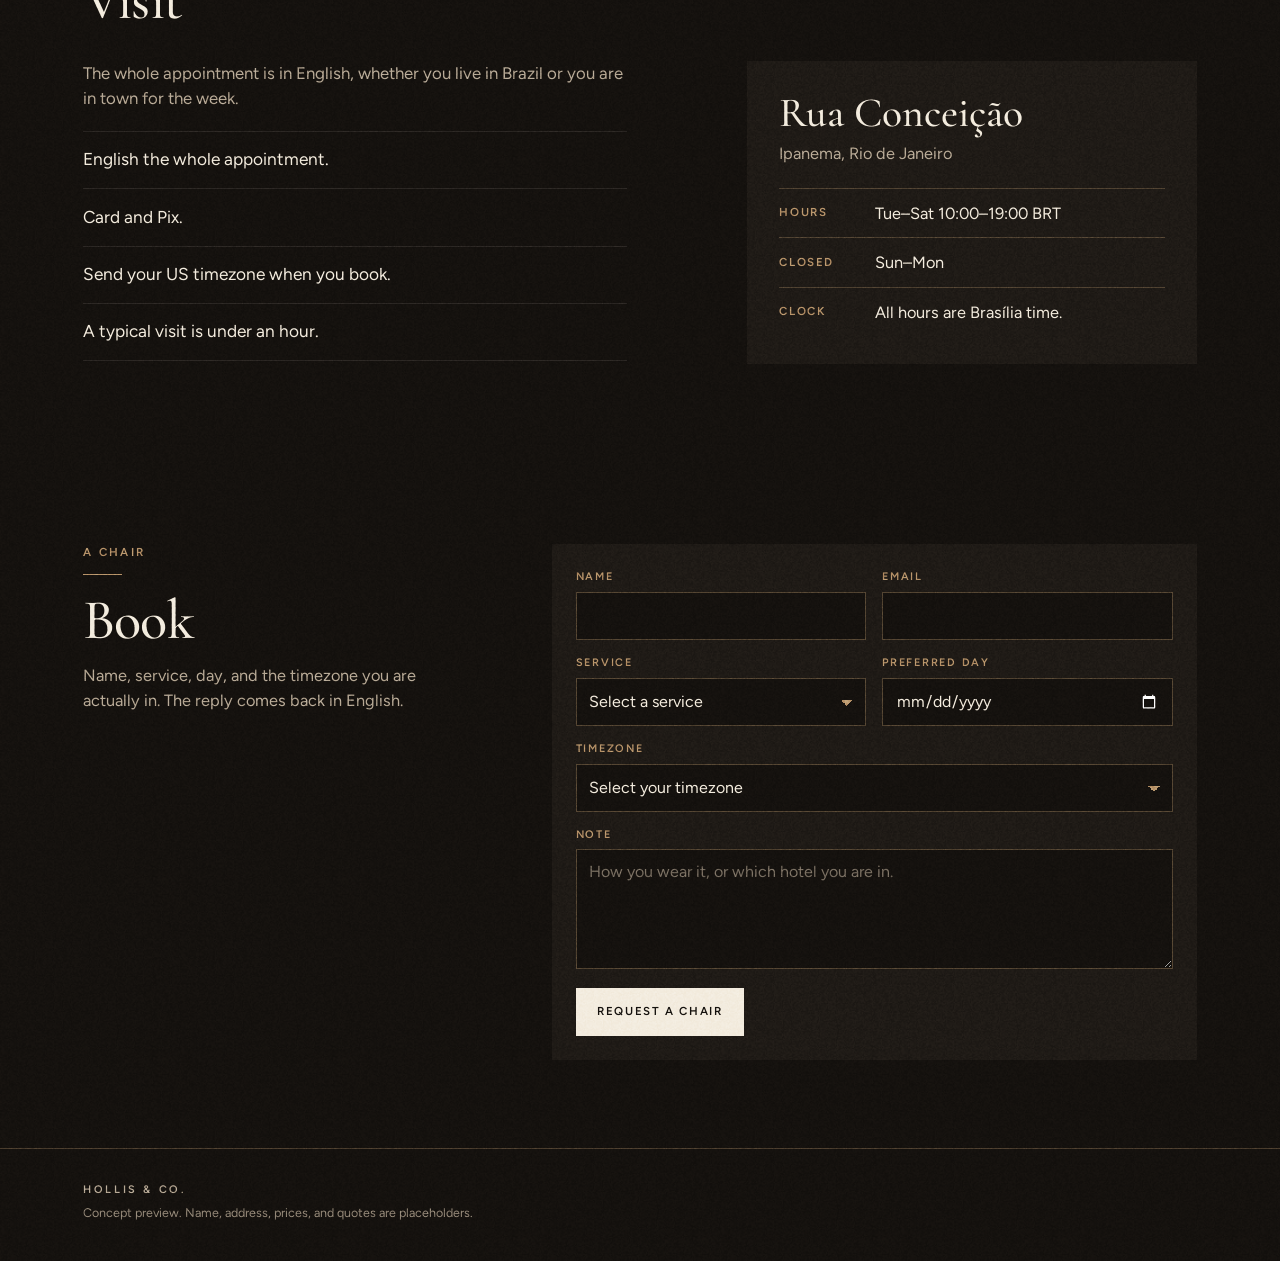
<file: heritage/index.html>
<!DOCTYPE html>
<html lang="en">
<head>
  <meta charset="utf-8">
  <meta name="viewport" content="width=device-width, initial-scale=1">
  <meta name="robots" content="noindex">
  <title>Hollis &amp; Co. — English-speaking barber, Rio</title>
  <meta name="description" content="Hollis &amp; Co. is an English-speaking barbershop in Ipanema for Americans living in Brazil or visiting. Prices in USD, with reais beside them.">
  <meta name="theme-color" content="#14110e">
  <link rel="preconnect" href="https://fonts.googleapis.com">
  <link rel="preconnect" href="https://fonts.gstatic.com" crossorigin>
  <link href="https://fonts.googleapis.com/css2?family=Cormorant+Garamond:ital,wght@0,500;0,600;1,500;1,600&family=Figtree:wght@400;500;600&display=swap" rel="stylesheet">
  <link rel="preload" as="image" href="images/hero.jpg">
  <link rel="stylesheet" href="styles.css">
</head>
<body id="top">
  <div class="grain" aria-hidden="true"></div>

  <header class="nav">
    <div class="nav-bar">
      <a class="logo" href="#top">Hollis &amp; Co.</a>
      <nav class="nav-links" aria-label="Primary">
        <a href="#services">Services</a>
        <a href="#work">Work</a>
        <a href="#visit">Visit</a>
        <a class="btn btn-cream" href="#book">Book</a>
      </nav>
      <div class="nav-mobile">
        <a class="btn btn-cream" href="#book">Book</a>
        <button class="nav-toggle" type="button" aria-expanded="false" aria-controls="site-menu">Menu</button>
      </div>
    </div>
    <div id="site-menu" class="site-menu" hidden>
      <a href="#services">Services</a>
      <a href="#work">Work</a>
      <a href="#visit">Visit</a>
      <a href="#book">Book a chair</a>
    </div>
  </header>

  <main>
    <section class="hero" aria-label="Hollis and Co.">
      <div class="hero-copy">
        <p class="kicker">English-speaking barber · Brazil</p>
        <h1>
          <span class="line">A proper cut.</span>
          <span class="line line-em">In English.</span>
        </h1>
        <p class="lede">For Americans living in Brazil, or visiting.<br>Prices in USD, then reais. Book with your timezone.</p>
        <div class="hero-actions">
          <a class="btn btn-oxblood" href="#book">Book a chair</a>
          <a class="text-link" href="#work">See the work</a>
        </div>
      </div>
      <div class="hero-media">
        <img src="images/hero.jpg" alt="Classic barbershop interior with red leather chairs, dark wood, and warm lamps" width="1800" height="1196" fetchpriority="high">
      </div>
    </section>

    <div class="marquee" aria-hidden="true">
      <div class="marquee-track">
        <div class="marquee-group">
          <span>Scissor cut <em>$35</em></span>
          <span>Skin fade <em>$40</em></span>
          <span>Beard sculpt <em>$20</em></span>
          <span>Cut &amp; beard <em>$50</em></span>
          <span>Hot towel shave <em>$30</em></span>
          <span>Scissor cut <em>$35</em></span>
          <span>Skin fade <em>$40</em></span>
          <span>Beard sculpt <em>$20</em></span>
          <span>Cut &amp; beard <em>$50</em></span>
          <span>Hot towel shave <em>$30</em></span>
        </div>
        <div class="marquee-group">
          <span>Scissor cut <em>$35</em></span>
          <span>Skin fade <em>$40</em></span>
          <span>Beard sculpt <em>$20</em></span>
          <span>Cut &amp; beard <em>$50</em></span>
          <span>Hot towel shave <em>$30</em></span>
          <span>Scissor cut <em>$35</em></span>
          <span>Skin fade <em>$40</em></span>
          <span>Beard sculpt <em>$20</em></span>
          <span>Cut &amp; beard <em>$50</em></span>
          <span>Hot towel shave <em>$30</em></span>
        </div>
      </div>
    </div>

    <section id="services" class="section services">
      <div class="section-intro">
        <p class="kicker">The chair</p>
        <h2>Services</h2>
      </div>
      <div class="menu">
        <article class="item">
          <div class="item-line">
            <h3>Scissor cut</h3>
            <span class="mins">45 min</span>
            <span class="dots" aria-hidden="true"></span>
            <p class="cost"><span class="usd">$35</span><span class="brl">R$190</span></p>
          </div>
        </article>
        <article class="item">
          <div class="item-line">
            <h3>Skin fade</h3>
            <span class="mins">45 min</span>
            <span class="dots" aria-hidden="true"></span>
            <p class="cost"><span class="usd">$40</span><span class="brl">R$220</span></p>
          </div>
        </article>
        <article class="item">
          <div class="item-line">
            <h3>Beard sculpt</h3>
            <span class="mins">30 min</span>
            <span class="dots" aria-hidden="true"></span>
            <p class="cost"><span class="usd">$20</span><span class="brl">R$110</span></p>
          </div>
        </article>
        <article class="item">
          <div class="item-line">
            <h3>Cut &amp; beard</h3>
            <span class="mins">75 min</span>
            <span class="dots" aria-hidden="true"></span>
            <p class="cost"><span class="usd">$50</span><span class="brl">R$270</span></p>
          </div>
        </article>
        <article class="item">
          <div class="item-line">
            <h3>Hot towel shave</h3>
            <span class="mins">30 min</span>
            <span class="dots" aria-hidden="true"></span>
            <p class="cost"><span class="usd">$30</span><span class="brl">R$160</span></p>
          </div>
        </article>
      </div>
    </section>

    <section class="quote-band" aria-label="From a client">
      <figure>
        <blockquote>
          <p>
            <span>Booked in English from my hotel in Rio.</span>
            <span>Sat down the same day and left looking like myself.</span>
          </p>
        </blockquote>
        <figcaption>James · Austin</figcaption>
      </figure>
    </section>

    <section id="work" class="section work">
      <div class="section-intro">
        <p class="kicker">Recent chairs</p>
        <h2>The work</h2>
      </div>
      <div class="gallery">
        <figure class="gallery-large">
          <img src="images/fade.jpg" alt="Man with a short fade, full beard, and white shirt" width="1400" height="2097">
          <figcaption>Fade</figcaption>
        </figure>
        <div class="stack">
          <figure>
            <img src="images/beard.jpg" alt="Barber lining a beard with a straight razor" width="1400" height="933">
            <figcaption>Beard</figcaption>
          </figure>
          <figure>
            <img src="images/shop.jpg" alt="Traditional striped barber pole beside a dark shop entrance" width="1400" height="933">
            <figcaption>Shop</figcaption>
          </figure>
        </div>
      </div>
    </section>

    <section id="visit" class="section visit">
      <div class="section-intro">
        <p class="kicker">Ipanema</p>
        <h2>Visit</h2>
      </div>
      <div class="visit-grid">
        <div class="visit-notes">
          <p class="visit-lead">The whole appointment is in English, whether you live in Brazil or you are in town for the week.</p>
          <ul>
            <li>English the whole appointment.</li>
            <li>Card and Pix.</li>
            <li>Send your US timezone when you book.</li>
            <li>A typical visit is under an hour.</li>
          </ul>
        </div>
        <div class="visit-place">
          <p class="street">Rua Conceição</p>
          <p class="city">Ipanema, Rio de Janeiro</p>
          <dl>
            <div>
              <dt>Hours</dt>
              <dd>Tue–Sat 10:00–19:00 BRT</dd>
            </div>
            <div>
              <dt>Closed</dt>
              <dd>Sun–Mon</dd>
            </div>
            <div>
              <dt>Clock</dt>
              <dd>All hours are Brasília time.</dd>
            </div>
          </dl>
        </div>
      </div>
    </section>

    <section id="book" class="section book">
      <div class="book-grid">
        <div class="book-copy">
          <p class="kicker">A chair</p>
          <h2>Book</h2>
          <p>Name, service, day, and the timezone you are actually in. The reply comes back in English.</p>
        </div>
        <div class="book-panel">
          <p id="form-confirmation" class="confirmation" role="status" hidden>Request received — this preview does not send yet.</p>
          <form id="book-form" action="#" method="post">
            <div class="fields">
              <label class="field">
                <span>Name</span>
                <input type="text" name="name" autocomplete="name" required>
              </label>
              <label class="field">
                <span>Email</span>
                <input type="email" name="email" autocomplete="email" required>
              </label>
              <label class="field">
                <span>Service</span>
                <select name="service" required>
                  <option value="">Select a service</option>
                  <option>Scissor cut — 45 min — $35</option>
                  <option>Skin fade — 45 min — $40</option>
                  <option>Beard sculpt — 30 min — $20</option>
                  <option>Cut &amp; beard — 75 min — $50</option>
                  <option>Hot towel shave — 30 min — $30</option>
                </select>
              </label>
              <label class="field">
                <span>Preferred day</span>
                <input type="date" name="day" required>
              </label>
              <label class="field field-wide">
                <span>Timezone</span>
                <select name="timezone" required>
                  <option value="">Select your timezone</option>
                  <option>Eastern — New York</option>
                  <option>Central — Chicago</option>
                  <option>Mountain — Denver</option>
                  <option>Arizona — Phoenix</option>
                  <option>Pacific — Los Angeles</option>
                  <option>Alaska — Anchorage</option>
                  <option>Hawaii — Honolulu</option>
                  <option>Brasília — BRT</option>
                </select>
              </label>
              <label class="field field-wide">
                <span>Note</span>
                <textarea name="note" rows="4" placeholder="How you wear it, or which hotel you are in."></textarea>
              </label>
            </div>
            <button class="btn btn-cream btn-submit" type="submit">Request a chair</button>
          </form>
        </div>
      </div>
    </section>
  </main>

  <footer class="footer">
    <p class="footer-name">Hollis &amp; Co.</p>
    <p class="disclaimer">Concept preview. Name, address, prices, and quotes are placeholders.</p>
  </footer>

  <script src="main.js"></script>
</body>
</html>
</file>
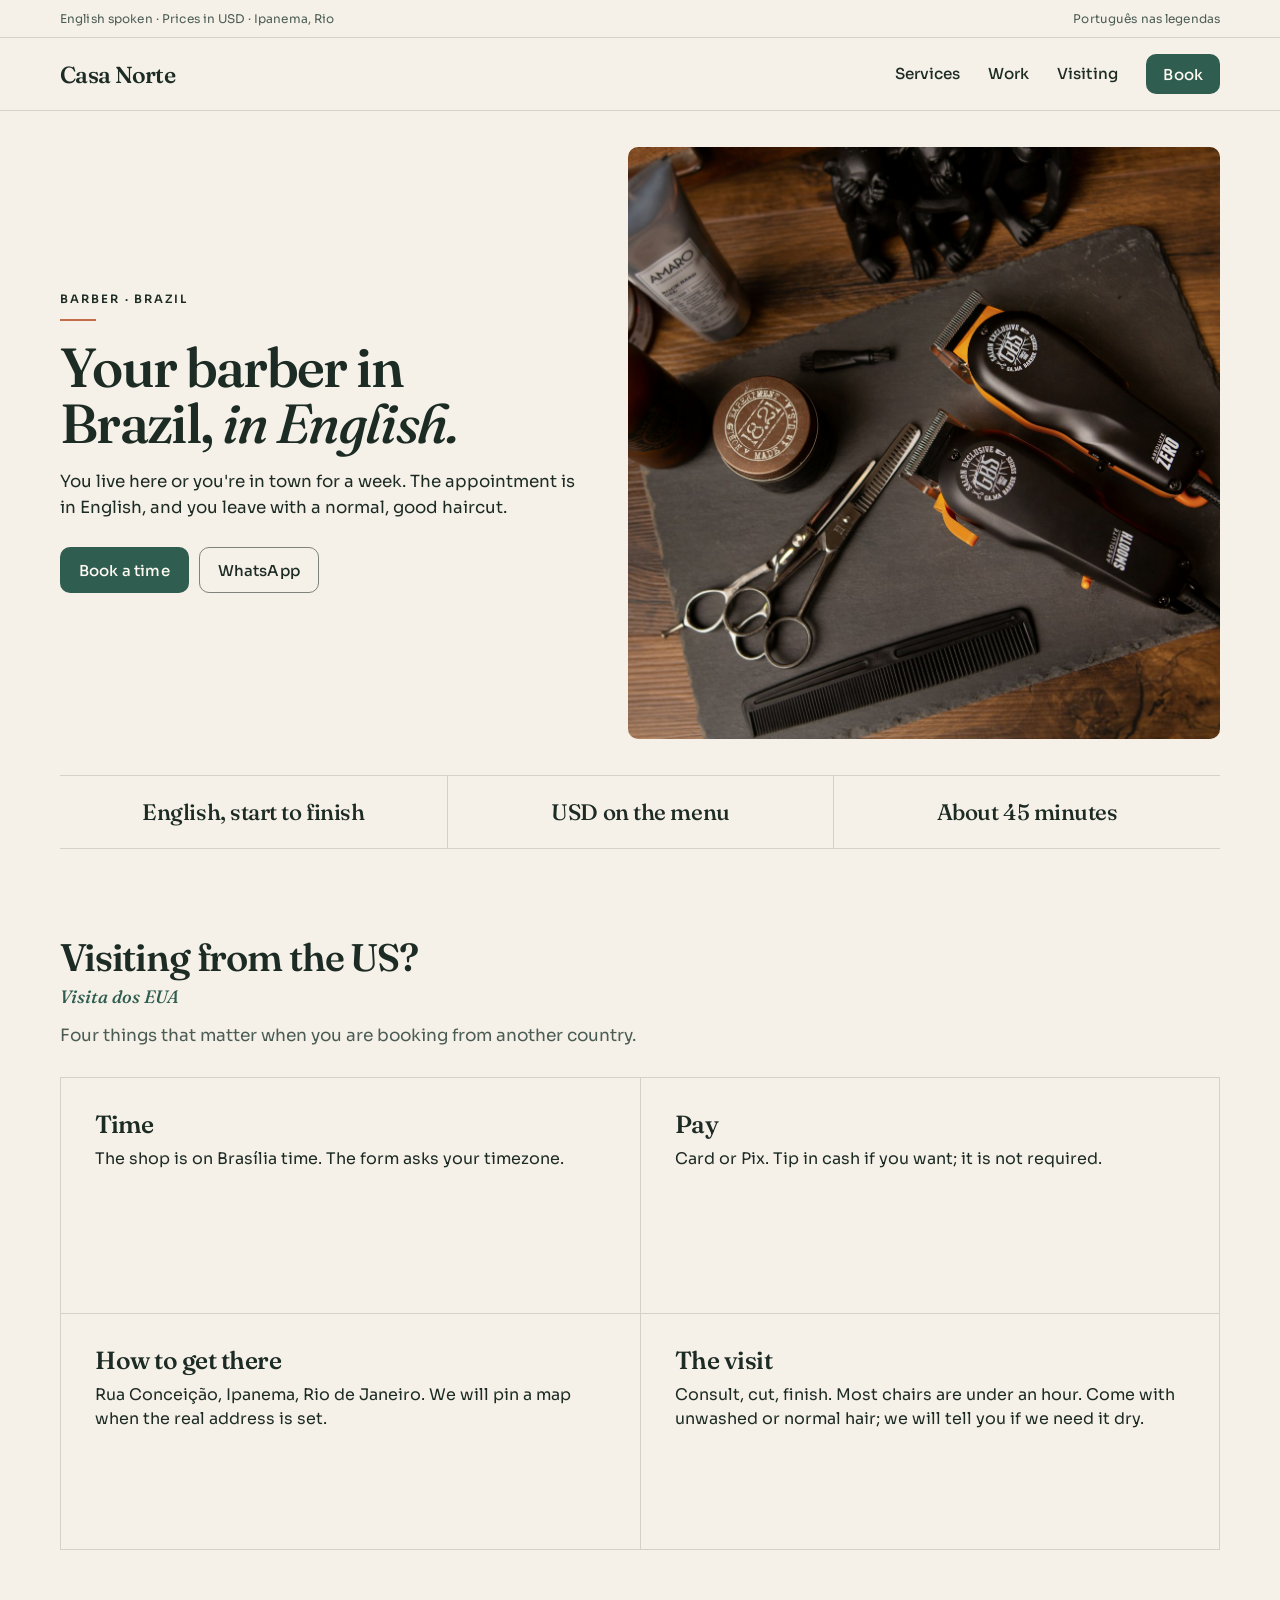
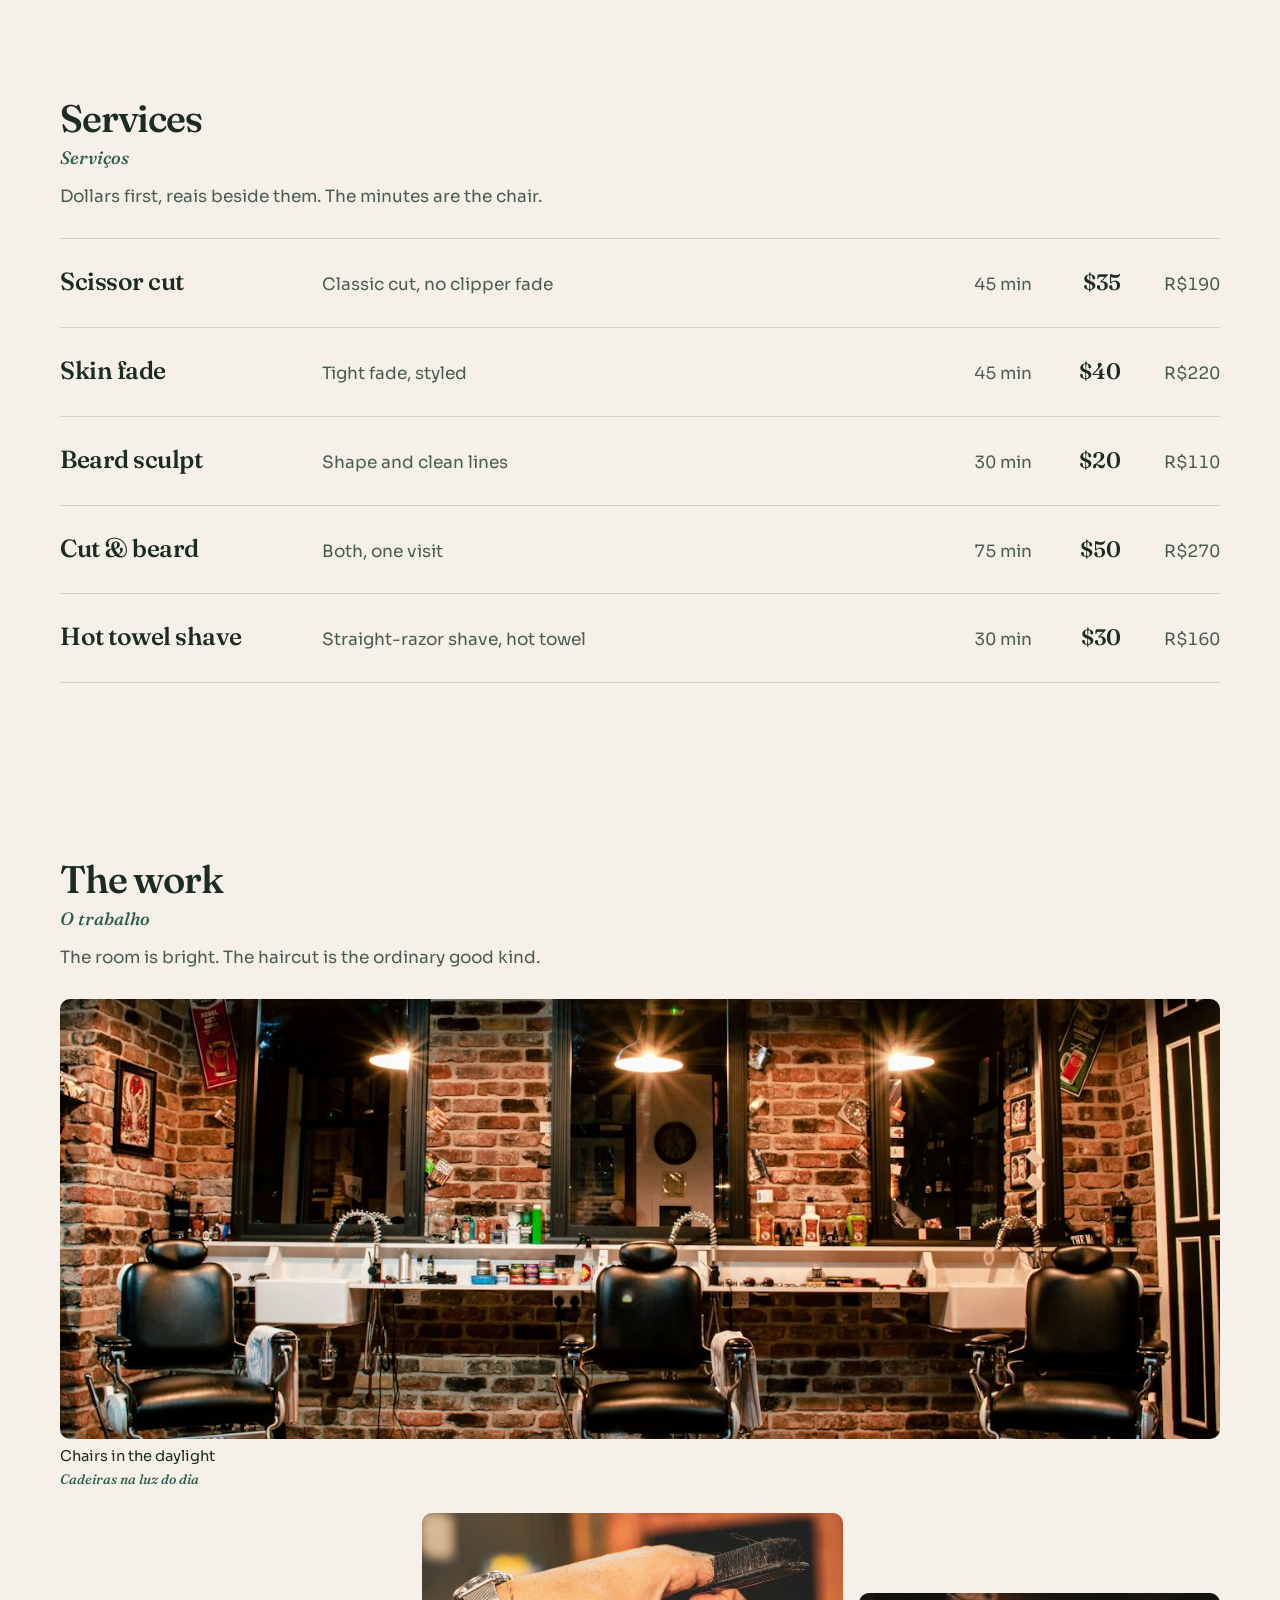
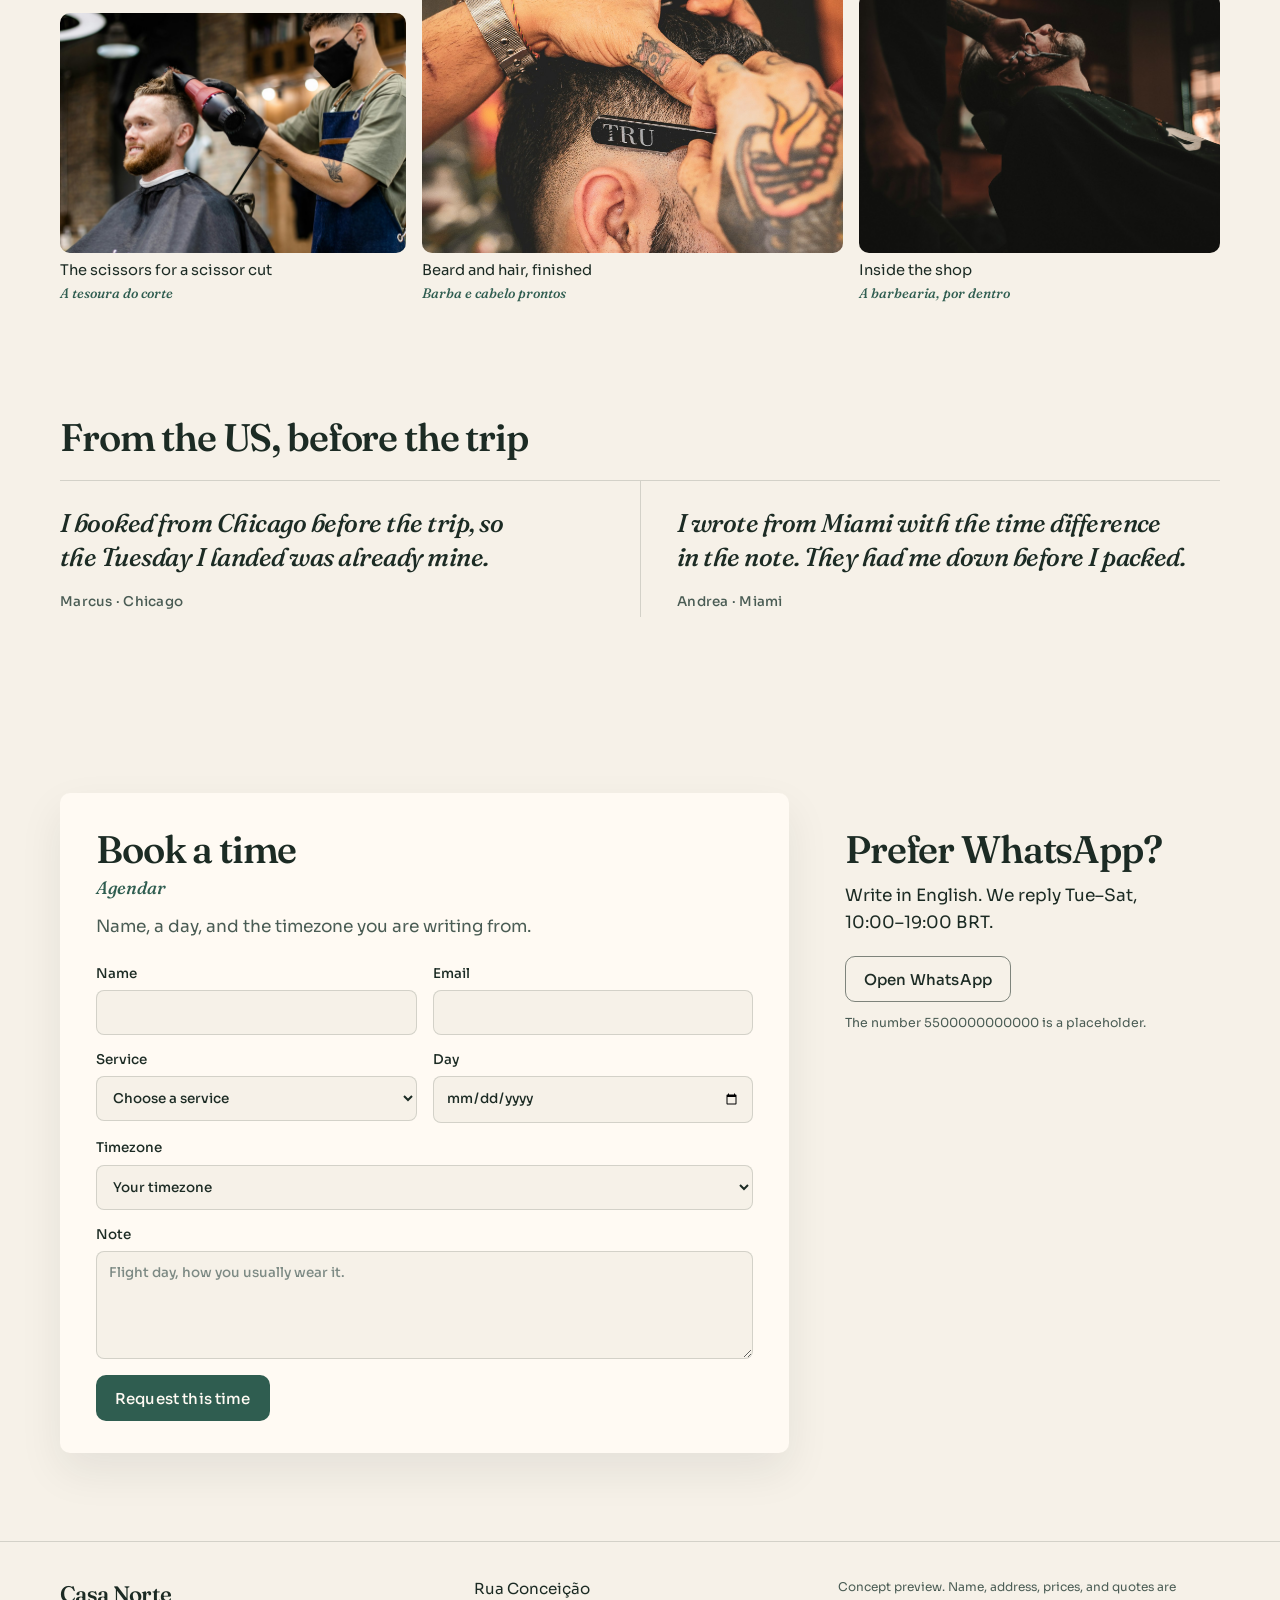
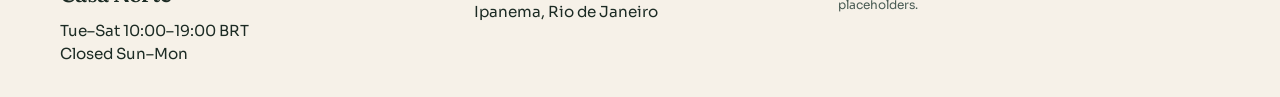
<file: sunlit/index.html>
<!DOCTYPE html>
<html lang="en">
<head>
  <meta charset="utf-8">
  <meta name="viewport" content="width=device-width, initial-scale=1">
  <meta name="robots" content="noindex">
  <meta name="theme-color" content="#f6f1e8">
  <title>Casa Norte — Your barber in Brazil</title>
  <meta name="description" content="Casa Norte is a barbershop in Ipanema. Appointments in English, prices in USD, for Americans living in Brazil or in town for a week.">
  <link rel="icon" href="data:image/svg+xml,%3Csvg xmlns='http://www.w3.org/2000/svg' viewBox='0 0 32 32'%3E%3Crect width='32' height='32' rx='4' fill='%232f5d50'/%3E%3C/svg%3E">
  <link rel="stylesheet" href="styles.css">
</head>
<body id="top">
  <a class="skip" href="#main">Skip to content</a>

  <div class="utility">
    <div class="wrap utility-inner">
      <p>English spoken · Prices in USD · Ipanema, Rio</p>
      <p lang="pt">Português nas legendas</p>
    </div>
  </div>

  <div class="nav-bar">
    <div class="wrap nav-inner">
      <a class="wordmark" href="#top">Casa Norte</a>
      <a class="btn btn-leaf nav-book" href="#book">Book</a>
      <button class="nav-toggle" type="button" aria-expanded="false" aria-controls="site-nav">Menu</button>
      <nav id="site-nav" aria-label="Sections">
        <a href="#services">Services</a>
        <a href="#work">Work</a>
        <a href="#visiting">Visiting</a>
        <a class="btn btn-leaf desk-book" href="#book">Book</a>
      </nav>
    </div>
  </div>

  <main id="main">
    <section class="hero">
      <div class="wrap hero-grid">
        <div class="hero-copy">
          <p class="kicker">BARBER · BRAZIL</p>
          <h1>Your barber in Brazil, <em>in English.</em></h1>
          <p class="lede">You live here or you're in town for a week. The appointment is in English, and you leave with a normal, good haircut.</p>
          <div class="hero-actions">
            <a class="btn btn-leaf" href="#book">Book a time</a>
            <a class="btn btn-outline" href="https://wa.me/5500000000000" target="_blank" rel="noopener noreferrer">WhatsApp</a>
          </div>
        </div>
        <figure class="hero-photo">
          <img src="images/hero.jpg" width="1800" height="1200" alt="A barber shaping a beard with a straight razor, in warm daylight.">
        </figure>
      </div>
    </section>

    <div class="wrap">
      <ul class="proof">
        <li>English, start to finish</li>
        <li>USD on the menu</li>
        <li>About 45 minutes</li>
      </ul>
    </div>

    <section class="section" id="visiting">
      <div class="wrap">
        <header class="section-head">
          <h2>Visiting from the US?</h2>
          <p class="pt" lang="pt">Visita dos EUA</p>
          <p class="intro">Four things that matter when you are booking from another country.</p>
        </header>
        <div class="facts">
          <article>
            <h3>Time</h3>
            <p>The shop is on Brasília time. The form asks your timezone.</p>
          </article>
          <article>
            <h3>Pay</h3>
            <p>Card or Pix. Tip in cash if you want; it is not required.</p>
          </article>
          <article>
            <h3>How to get there</h3>
            <p>Rua Conceição, Ipanema, Rio de Janeiro. We will pin a map when the real address is set.</p>
          </article>
          <article>
            <h3>The visit</h3>
            <p>Consult, cut, finish. Most chairs are under an hour. Come with unwashed or normal hair; we will tell you if we need it dry.</p>
          </article>
        </div>
      </div>
    </section>

    <section class="section section-tight" id="services">
      <div class="wrap">
        <header class="section-head">
          <h2>Services</h2>
          <p class="pt" lang="pt">Serviços</p>
          <p class="intro">Dollars first, reais beside them. The minutes are the chair.</p>
        </header>
        <div class="services">
          <article class="service">
            <h3 class="name">Scissor cut</h3>
            <p class="desc">Classic cut, no clipper fade</p>
            <p class="mins">45 min</p>
            <p class="usd">$35</p>
            <p class="brl">R$190</p>
          </article>
          <article class="service">
            <h3 class="name">Skin fade</h3>
            <p class="desc">Tight fade, styled</p>
            <p class="mins">45 min</p>
            <p class="usd">$40</p>
            <p class="brl">R$220</p>
          </article>
          <article class="service">
            <h3 class="name">Beard sculpt</h3>
            <p class="desc">Shape and clean lines</p>
            <p class="mins">30 min</p>
            <p class="usd">$20</p>
            <p class="brl">R$110</p>
          </article>
          <article class="service">
            <h3 class="name">Cut &amp; beard</h3>
            <p class="desc">Both, one visit</p>
            <p class="mins">75 min</p>
            <p class="usd">$50</p>
            <p class="brl">R$270</p>
          </article>
          <article class="service">
            <h3 class="name">Hot towel shave</h3>
            <p class="desc">Straight-razor shave, hot towel</p>
            <p class="mins">30 min</p>
            <p class="usd">$30</p>
            <p class="brl">R$160</p>
          </article>
        </div>
      </div>
    </section>

    <section class="section" id="work">
      <div class="wrap">
        <header class="section-head">
          <h2>The work</h2>
          <p class="pt" lang="pt">O trabalho</p>
          <p class="intro">The room is bright. The haircut is the ordinary good kind.</p>
        </header>
        <div class="gallery">
          <figure class="wide">
            <img src="images/chair.jpg" width="1400" height="930" alt="Barber chairs beside tall windows in a shop with daylight coming in.">
            <figcaption>
              <span>Chairs in the daylight</span>
              <small lang="pt">Cadeiras na luz do dia</small>
            </figcaption>
          </figure>
          <div class="support">
            <figure>
              <img src="images/tools.jpg" width="1400" height="2100" alt="Silver hairdressing scissors on a light wood surface.">
              <figcaption>
                <span>The scissors for a scissor cut</span>
                <small lang="pt">A tesoura do corte</small>
              </figcaption>
            </figure>
            <figure class="support-tall">
              <img src="images/cut.jpg" width="1600" height="2397" alt="A man with a trimmed beard and a short, neat haircut, photographed in warm light.">
              <figcaption>
                <span>Beard and hair, finished</span>
                <small lang="pt">Barba e cabelo prontos</small>
              </figcaption>
            </figure>
            <figure>
              <img src="images/shop.jpg" width="1600" height="1067" alt="A barber station with mirrors, chairs, and warm wood.">
              <figcaption>
                <span>Inside the shop</span>
                <small lang="pt">A barbearia, por dentro</small>
              </figcaption>
            </figure>
          </div>
        </div>
      </div>
    </section>

    <section class="section section-tight" aria-labelledby="notes-title">
      <div class="wrap">
        <h2 id="notes-title">From the US, before the trip</h2>
        <div class="quotes">
          <blockquote>
            <p>I booked from Chicago before the trip, so the Tuesday I landed was already mine.</p>
            <footer>Marcus · Chicago</footer>
          </blockquote>
          <blockquote>
            <p>I wrote from Miami with the time difference in the note. They had me down before I packed.</p>
            <footer>Andrea · Miami</footer>
          </blockquote>
        </div>
      </div>
    </section>

    <section class="section book-section" id="book">
      <div class="wrap book-layout">
        <div class="book-card">
          <h2>Book a time</h2>
          <p class="pt" lang="pt">Agendar</p>
          <p class="intro">Name, a day, and the timezone you are writing from.</p>
          <form id="book-form">
            <div class="fields">
              <label>Name
                <input name="name" type="text" autocomplete="name" required>
              </label>
              <label>Email
                <input name="email" type="email" autocomplete="email" required>
              </label>
              <label>Service
                <select name="service" required>
                  <option value="">Choose a service</option>
                  <option>Scissor cut</option>
                  <option>Skin fade</option>
                  <option>Beard sculpt</option>
                  <option>Cut &amp; beard</option>
                  <option>Hot towel shave</option>
                </select>
              </label>
              <label>Day
                <input name="day" type="date" required>
              </label>
              <label class="span-2">Timezone
                <select name="timezone" required>
                  <option value="">Your timezone</option>
                  <option>Eastern</option>
                  <option>Central</option>
                  <option>Mountain</option>
                  <option>Pacific</option>
                  <option>BRT</option>
                </select>
              </label>
              <label class="span-2">Note
                <textarea name="note" rows="4" placeholder="Flight day, how you usually wear it."></textarea>
              </label>
            </div>
            <button class="btn btn-leaf" type="submit">Request this time</button>
            <p id="form-status" class="form-status" role="status" hidden>Request received — this preview does not send yet.</p>
          </form>
        </div>
        <aside class="wa-block">
          <h2>Prefer WhatsApp?</h2>
          <p>Write in English. We reply Tue–Sat, 10:00–19:00 BRT.</p>
          <a class="btn btn-outline" href="https://wa.me/5500000000000" target="_blank" rel="noopener noreferrer">Open WhatsApp</a>
          <p class="fine">The number 5500000000000 is a placeholder.</p>
        </aside>
      </div>
    </section>
  </main>

  <footer class="footer">
    <div class="wrap footer-grid">
      <div>
        <p class="footer-brand">Casa Norte</p>
        <p>Tue–Sat 10:00–19:00 BRT<br>Closed Sun–Mon</p>
      </div>
      <address>
        Rua Conceição<br>
        Ipanema, Rio de Janeiro
      </address>
      <p class="disclaimer">Concept preview. Name, address, prices, and quotes are placeholders.</p>
    </div>
  </footer>

  <a class="float-wa" href="https://wa.me/5500000000000" target="_blank" rel="noopener noreferrer">WhatsApp</a>
  <script src="main.js"></script>
</body>
</html>
</file>
<file: assets/css/styles.css>
/* Fraunces e Sora, hospedadas no próprio site (sem pedidos ao Google Fonts). */

@font-face {
  font-family: "Fraunces";
  font-style: normal;
  font-weight: 500 600;
  font-display: swap;
  src: url("../fonts/fraunces-normal.woff2") format("woff2");
}

@font-face {
  font-family: "Fraunces";
  font-style: italic;
  font-weight: 500 560;
  font-display: swap;
  src: url("../fonts/fraunces-italic.woff2") format("woff2");
}

@font-face {
  font-family: "Sora";
  font-style: normal;
  font-weight: 400 600;
  font-display: swap;
  src: url("../fonts/sora-normal.woff2") format("woff2");
}

:root {
  --bg: #11100e;
  --bg-alt: #181613;
  --surface: #211e1a;
  --line: rgba(241, 235, 225, 0.12);
  --line-strong: rgba(241, 235, 225, 0.28);
  --text: #f1ebe1;
  --muted: #b9af9f;
  --accent: #c9a66b;
  --accent-hover: #d9b97f;
  --accent-ink: #17130e;
  --radius: 10px;
  --header: 64px;
  --serif: "Fraunces", Georgia, "Times New Roman", serif;
  --sans: "Sora", system-ui, -apple-system, "Segoe UI", Roboto, sans-serif;
}

*,
*::before,
*::after {
  box-sizing: border-box;
}

html {
  scroll-behavior: smooth;
  scroll-padding-top: calc(var(--header) + 8px);
  -webkit-text-size-adjust: 100%;
}

body {
  margin: 0;
  background: var(--bg);
  color: var(--text);
  font-family: var(--sans);
  font-size: 1rem;
  line-height: 1.65;
  -webkit-font-smoothing: antialiased;
}

h1, h2, h3, p, figure, dl, dd, ul {
  margin: 0;
}

ul {
  padding: 0;
  list-style: none;
}

img {
  display: block;
  max-width: 100%;
  height: auto;
  background: var(--surface);
}

a {
  color: inherit;
  text-decoration: none;
}

address {
  font-style: normal;
}

:focus-visible {
  outline: 2px solid var(--accent);
  outline-offset: 3px;
  border-radius: 4px;
}

[hidden] {
  display: none !important;
}

.sprite {
  position: absolute;
  width: 0;
  height: 0;
  overflow: hidden;
}

.icon {
  width: 1.15em;
  height: 1.15em;
  flex: none;
}

.skip {
  position: absolute;
  left: 12px;
  top: -60px;
  z-index: 100;
  padding: 10px 14px;
  border-radius: 8px;
  background: var(--accent);
  color: var(--accent-ink);
  font-weight: 600;
}

.skip:focus {
  top: 12px;
}

.wrap {
  width: min(1140px, 100% - 40px);
  margin-inline: auto;
}

.eyebrow {
  margin-bottom: 12px;
  color: var(--accent);
  font-size: 0.75rem;
  font-weight: 600;
  letter-spacing: 0.16em;
  text-transform: uppercase;
}

h1, h2, h3 {
  font-family: var(--serif);
  font-weight: 560;
  letter-spacing: -0.02em;
  line-height: 1.1;
  text-wrap: balance;
}

h2 {
  font-size: clamp(1.9rem, 4.5vw, 2.75rem);
}

h3 {
  font-size: 1.3rem;
}

.lead {
  margin-top: 16px;
  max-width: 36rem;
  color: var(--muted);
  font-size: 1.05rem;
}

/* Botões */

.btn {
  display: inline-flex;
  align-items: center;
  justify-content: center;
  gap: 10px;
  min-height: 50px;
  padding: 0 22px;
  border: 1.5px solid transparent;
  border-radius: var(--radius);
  font-size: 0.95rem;
  font-weight: 600;
  line-height: 1;
  white-space: nowrap;
  transition: background-color 0.2s ease, border-color 0.2s ease, color 0.2s ease;
}

.btn-primary {
  background: var(--accent);
  color: var(--accent-ink);
}

.btn-primary:hover {
  background: var(--accent-hover);
}

.btn-ghost {
  border-color: var(--line-strong);
  color: var(--text);
}

.btn-ghost:hover {
  border-color: var(--text);
  background: rgba(241, 235, 225, 0.06);
}

.btn-sm {
  min-height: 42px;
  padding: 0 16px;
  font-size: 0.9rem;
}

.actions {
  display: flex;
  flex-wrap: wrap;
  gap: 12px;
  margin-top: 28px;
}

.text-link {
  display: inline-flex;
  align-items: center;
  gap: 8px;
  color: var(--accent);
  font-weight: 600;
  font-size: 0.95rem;
}

.text-link:hover {
  color: var(--accent-hover);
}

.text-link .icon {
  transition: transform 0.2s ease;
}

.text-link:hover .icon {
  transform: translateX(3px);
}

/* Cabeçalho */

.header {
  position: sticky;
  top: 0;
  z-index: 40;
  background: rgba(17, 16, 14, 0.88);
  border-bottom: 1px solid transparent;
  -webkit-backdrop-filter: blur(10px);
  backdrop-filter: blur(10px);
  transition: border-color 0.2s ease;
}

.header.is-scrolled {
  border-bottom-color: var(--line);
}

.header-inner {
  display: flex;
  align-items: center;
  gap: 12px;
  min-height: var(--header);
}

.brand {
  display: flex;
  align-items: center;
  gap: 10px;
  margin-right: auto;
  min-width: 0;
}

.brand-logo {
  width: 40px;
  height: 40px;
  border-radius: 50%;
  background: #030303;
  box-shadow: 0 0 0 1px var(--line);
}

.brand-text {
  display: flex;
  flex-direction: column;
  line-height: 1.15;
  white-space: nowrap;
}

@media (max-width: 419px) {
  .brand {
    gap: 8px;
  }

  .brand-logo {
    width: 34px;
    height: 34px;
  }

  .header .brand-name {
    font-size: 1.02rem;
  }

  .header-inner {
    gap: 8px;
  }
}

.brand-name {
  font-family: var(--serif);
  font-size: 1.2rem;
  font-weight: 560;
  letter-spacing: -0.02em;
}

.brand-role {
  color: var(--muted);
  font-size: 0.72rem;
  letter-spacing: 0.04em;
}

.menu-toggle {
  display: grid;
  place-items: center;
  width: 44px;
  height: 44px;
  padding: 0;
  border: 1.5px solid var(--line-strong);
  border-radius: var(--radius);
  background: none;
  color: var(--text);
  cursor: pointer;
}

.menu-toggle span,
.menu-toggle span::before,
.menu-toggle span::after {
  display: block;
  width: 18px;
  height: 1.5px;
  background: currentColor;
  transition: transform 0.2s ease, background-color 0.2s ease;
}

.menu-toggle span {
  position: relative;
}

.menu-toggle span::before,
.menu-toggle span::after {
  content: "";
  position: absolute;
  left: 0;
}

.menu-toggle span::before { top: -6px; }
.menu-toggle span::after { top: 6px; }

.menu-toggle[aria-expanded="true"] span { background: transparent; }
.menu-toggle[aria-expanded="true"] span::before { transform: translateY(6px) rotate(45deg); }
.menu-toggle[aria-expanded="true"] span::after { transform: translateY(-6px) rotate(-45deg); }

.nav {
  position: absolute;
  top: 100%;
  left: 0;
  right: 0;
  display: none;
  flex-direction: column;
  padding: 8px 20px 20px;
  background: var(--bg);
  border-bottom: 1px solid var(--line);
}

.nav.is-open {
  display: flex;
}

.nav a {
  padding: 14px 0;
  border-top: 1px solid var(--line);
  font-size: 1.05rem;
}

.nav a:first-child {
  border-top: 0;
}

/* Sem JavaScript o menu fica sempre aberto em telas pequenas. */
html:not(.js) .nav {
  position: static;
  display: flex;
}

html:not(.js) .menu-toggle {
  display: none;
}

/* Hero */

/* Celular e tablet: foto em cima, texto embaixo. Desktop: lado a lado (ver media query). */
.hero {
  --hero-photo: min(108vw, 64svh);
  position: relative;
  padding-bottom: 48px;
  overflow: hidden;
  isolation: isolate;
}

.hero-img {
  position: relative;
  z-index: -2;
  width: 100%;
  height: var(--hero-photo);
  object-fit: cover;
  object-position: center 18%;
}

.hero::after {
  content: "";
  position: absolute;
  top: 0;
  left: 0;
  right: 0;
  z-index: -1;
  height: calc(var(--hero-photo) + 2px);
  background: linear-gradient(to top, var(--bg) 0%, var(--bg) 3%, rgba(17, 16, 14, 0.6) 24%, rgba(17, 16, 14, 0) 50%);
}

.hero-content {
  position: relative;
  max-width: 1140px;
  margin-top: -56px;
}

.hero h1 {
  font-size: clamp(2.6rem, 10vw, 5rem);
  line-height: 1;
}

.h1-sub {
  display: block;
  margin-top: 10px;
  color: var(--accent);
  font-size: 0.42em;
  font-style: italic;
  font-weight: 500;
  letter-spacing: -0.01em;
}

.hero-headline {
  margin-top: 22px;
  max-width: 30rem;
  font-size: clamp(1.15rem, 3.4vw, 1.4rem);
  line-height: 1.4;
}

.hero-intro {
  margin-top: 12px;
  max-width: 32rem;
  color: var(--muted);
}

.hero .actions .btn {
  flex: 1 1 200px;
}

/* Atalhos de contato */

.quick {
  border-block: 1px solid var(--line);
  background: var(--bg-alt);
}

.quick-grid {
  display: grid;
  grid-template-columns: repeat(2, minmax(0, 1fr));
}

.quick-link {
  display: flex;
  align-items: center;
  gap: 12px;
  min-width: 0;
  padding: 18px 12px 18px 0;
  transition: color 0.2s ease;
}

.quick-link:nth-child(even) {
  padding-left: 16px;
  border-left: 1px solid var(--line);
}

.quick-link:nth-child(n + 3) {
  border-top: 1px solid var(--line);
}

.quick-link .icon {
  width: 22px;
  height: 22px;
  color: var(--accent);
}

.quick-link > span {
  display: flex;
  flex-direction: column;
  min-width: 0;
  line-height: 1.3;
}

.quick-link strong {
  font-size: 0.95rem;
  font-weight: 600;
}

.quick-link small {
  display: none;
  overflow: hidden;
  color: var(--muted);
  font-size: 0.78rem;
  text-overflow: ellipsis;
  white-space: nowrap;
}

.quick-link:hover strong {
  color: var(--accent);
}

/* Seções */

.section {
  padding: 72px 0;
}

.section-alt {
  background: var(--bg-alt);
  border-block: 1px solid var(--line);
}

.section-head {
  margin-bottom: 32px;
}

.section-head-row {
  display: flex;
  flex-wrap: wrap;
  align-items: flex-end;
  justify-content: space-between;
  gap: 16px 32px;
}

.section-note {
  margin-top: 12px;
  color: var(--muted);
}

.section-cta {
  margin-top: 32px;
}

/* Sobre */

.about {
  display: grid;
  gap: 32px;
}

.about-media {
  max-width: 460px;
}

.about-media img {
  width: 100%;
  aspect-ratio: 1 / 1;
  object-fit: cover;
  border-radius: var(--radius);
  box-shadow: 0 0 0 1px var(--line);
}

.facts {
  display: grid;
  gap: 0;
  margin-top: 28px;
  border-top: 1px solid var(--line);
}

.facts div {
  display: grid;
  grid-template-columns: 7.5rem 1fr;
  gap: 12px;
  padding: 14px 0;
  border-bottom: 1px solid var(--line);
}

.facts dt {
  color: var(--muted);
  font-size: 0.85rem;
}

/* Serviços */

.services {
  border-top: 1px solid var(--line);
}

.service {
  display: flex;
  flex-wrap: wrap;
  align-items: baseline;
  justify-content: space-between;
  gap: 6px 24px;
  padding: 22px 0;
  border-bottom: 1px solid var(--line);
}

.service h3 {
  font-size: 1.45rem;
}

.service div p {
  margin-top: 4px;
  color: var(--muted);
  font-size: 0.95rem;
}

.service-meta {
  display: flex;
  align-items: baseline;
  gap: 16px;
  white-space: nowrap;
}

.service-duration {
  color: var(--muted);
  font-size: 0.9rem;
}

.service-price {
  font-family: var(--serif);
  font-size: 1.4rem;
  font-weight: 560;
  font-variant-numeric: tabular-nums;
}

.service-price.is-empty {
  font-family: var(--sans);
  font-size: 0.85rem;
  font-weight: 500;
  color: var(--accent);
}

/* Portfólio */

.gallery {
  display: grid;
  grid-template-columns: repeat(2, minmax(0, 1fr));
  gap: 12px;
}

.gallery figure {
  position: relative;
  overflow: hidden;
  border-radius: var(--radius);
}

.gallery img {
  width: 100%;
  aspect-ratio: 4 / 5;
  object-fit: cover;
  transition: transform 0.6s ease;
}

.gallery figure:hover img {
  transform: scale(1.03);
}

.gallery figcaption {
  position: absolute;
  left: 0;
  right: 0;
  bottom: 0;
  padding: 28px 12px 10px;
  background: linear-gradient(to top, rgba(17, 16, 14, 0.85), transparent);
  font-size: 0.82rem;
  font-weight: 500;
}

/* Contato */

.contact {
  display: grid;
  gap: 48px;
}

.contact .actions .btn {
  flex: 1 1 200px;
}

.contact-list {
  display: grid;
  gap: 4px;
  margin-top: 28px;
}

.contact-list li {
  display: flex;
  align-items: center;
  gap: 12px;
}

.contact-list .icon {
  color: var(--accent);
}

.contact-list a {
  padding: 8px 0;
  overflow-wrap: anywhere;
}

.contact-list a:hover {
  color: var(--accent);
}

.contact-visit {
  padding: 28px 22px;
  border: 1px solid var(--line);
  border-radius: var(--radius);
  background: var(--bg);
}

.contact-visit h3 + * {
  margin-top: 12px;
}

.contact-visit h3:not(:first-child) {
  margin-top: 32px;
}

.contact-visit address {
  color: var(--muted);
}

.contact-visit address strong {
  color: var(--text);
  font-weight: 600;
}

.actions-compact {
  margin-top: 18px;
  gap: 10px;
}

.hours div {
  display: flex;
  justify-content: space-between;
  gap: 16px;
  padding: 10px 0;
  border-bottom: 1px solid var(--line);
}

.hours dd {
  font-variant-numeric: tabular-nums;
}

.note {
  margin-top: 14px;
  color: var(--muted);
  font-size: 0.85rem;
}

/* Rodapé */

.footer {
  padding: 40px 0 120px;
}

.footer-inner {
  display: grid;
  gap: 20px;
}

.footer-sub,
.footer-copy {
  color: var(--muted);
  font-size: 0.85rem;
}

.footer-links {
  display: flex;
  flex-wrap: wrap;
  gap: 8px 22px;
}

.footer-links a {
  padding: 6px 0;
}

.footer-links a:hover {
  color: var(--accent);
}

/* Barra fixa no celular */

.mobile-bar {
  position: fixed;
  left: 0;
  right: 0;
  bottom: 0;
  z-index: 30;
  display: grid;
  grid-template-columns: 1.3fr 1fr;
  gap: 10px;
  padding: 10px 16px calc(10px + env(safe-area-inset-bottom));
  background: rgba(17, 16, 14, 0.92);
  border-top: 1px solid var(--line);
  -webkit-backdrop-filter: blur(10px);
  backdrop-filter: blur(10px);
  transition: transform 0.3s ease;
}

.mobile-bar .btn {
  min-height: 48px;
  padding: 0 12px;
}

.js .mobile-bar:not(.is-visible) {
  transform: translateY(110%);
}

/* Animação discreta ao rolar a página */

.js [data-reveal] {
  opacity: 0;
  transform: translateY(18px);
  transition: opacity 0.7s ease, transform 0.7s ease;
}

.js [data-reveal].is-visible {
  opacity: 1;
  transform: none;
}

@media (prefers-reduced-motion: reduce) {
  html {
    scroll-behavior: auto;
  }

  *,
  *::before,
  *::after {
    transition: none !important;
  }

  .js [data-reveal] {
    opacity: 1;
    transform: none;
  }
}

/* Tablet */

@media (min-width: 700px) {
  .wrap {
    width: min(1140px, 100% - 64px);
  }

  .quick-grid {
    grid-template-columns: repeat(4, minmax(0, 1fr));
  }

  .quick-link,
  .quick-link:nth-child(even) {
    padding: 22px 16px;
    border-left: 1px solid var(--line);
  }

  .quick-link:first-child {
    padding-left: 0;
    border-left: 0;
  }

  .quick-link:nth-child(n + 3) {
    border-top: 0;
  }

  .quick-link small {
    display: block;
  }

  .hero .actions .btn,
  .contact .actions .btn {
    flex: 0 0 auto;
  }

  .gallery {
    grid-template-columns: repeat(4, minmax(0, 1fr));
    gap: 16px;
  }

  .section {
    padding: 96px 0;
  }

  .contact-visit {
    padding: 36px 32px;
  }
}

/* Desktop */

@media (min-width: 960px) {
  :root {
    --header: 76px;
  }

  .menu-toggle {
    display: none;
  }

  .nav,
  html:not(.js) .nav {
    position: static;
    display: flex;
    flex-direction: row;
    gap: 32px;
    margin-right: 16px;
    padding: 0;
    background: none;
    border: 0;
  }

  .nav a {
    padding: 8px 0;
    border: 0;
    color: var(--muted);
    font-size: 0.95rem;
    transition: color 0.2s ease;
  }

  .nav a:hover {
    color: var(--text);
  }

  .brand-name {
    font-size: 1.35rem;
  }

  .hero {
    display: flex;
    align-items: center;
    min-height: min(88vh, 820px);
    padding: 120px 0 96px;
  }

  .hero-content {
    margin-top: 0;
  }

  .hero-img {
    position: absolute;
    top: 0;
    right: 0;
    height: 100%;
  }

  .hero::after {
    inset: 0;
    height: auto;
    background:
      linear-gradient(90deg, var(--bg) 0%, var(--bg) 46%, rgba(17, 16, 14, 0.55) 56%, rgba(17, 16, 14, 0) 72%),
      linear-gradient(to top, var(--bg) 0%, transparent 25%);
  }

  .hero-img {
    left: auto;
    width: 54%;
    object-position: center 20%;
  }

  .about {
    grid-template-columns: 0.8fr 1fr;
    align-items: center;
    gap: 72px;
  }

  .about-media {
    justify-self: center;
    width: 100%;
  }

  .contact {
    grid-template-columns: 1.1fr 0.9fr;
    align-items: start;
    gap: 72px;
  }

  .footer {
    padding-bottom: 40px;
  }

  .footer-inner {
    grid-template-columns: 1fr auto auto;
    align-items: center;
    gap: 40px;
  }

  .mobile-bar {
    display: none;
  }
}
</file>
<file: editorial/styles.css>
:root {
  --ink: #0c0c0c;
  --paper: #f6f3ee;
  --muted: #8a847a;
  --signal: #ff2a00;
  --serif: "Instrument Serif", "Iowan Old Style", "Palatino Linotype", Palatino, serif;
  --sans: "Instrument Sans", "Avenir Next", "Segoe UI", sans-serif;
  --nav: 3.35rem;
  --gutter: clamp(1.15rem, 3.2vw, 2.75rem);
}

*,
*::before,
*::after {
  box-sizing: border-box;
}

html {
  scroll-behavior: smooth;
}

body {
  margin: 0;
  background: var(--paper);
  color: var(--ink);
  font-family: var(--sans);
  font-size: 1rem;
  line-height: 1.45;
  font-weight: 400;
  text-rendering: optimizeLegibility;
  overflow-x: clip;
}

img {
  display: block;
  max-width: 100%;
}

a {
  color: inherit;
  text-decoration: none;
}

button,
input,
select,
textarea {
  font: inherit;
  color: inherit;
}

::selection {
  background: var(--ink);
  color: var(--paper);
}

.skip {
  position: absolute;
  left: 0.75rem;
  top: -4rem;
  background: var(--paper);
  color: var(--ink);
  padding: 0.5rem 0.75rem;
  z-index: 80;
}

.skip:focus {
  top: 0.5rem;
}

.nav {
  position: sticky;
  top: 0;
  z-index: 40;
  display: flex;
  align-items: center;
  justify-content: space-between;
  height: var(--nav);
  padding: 0 var(--gutter);
  background: var(--paper);
  border-bottom: 1px solid rgba(12, 12, 12, 0.12);
}

.wordmark {
  font-family: var(--serif);
  font-size: 1.45rem;
  letter-spacing: -0.03em;
  line-height: 1;
}

.nav-links {
  display: flex;
  align-items: center;
  gap: clamp(1.1rem, 2.4vw, 2rem);
}

.nav-links a {
  font-size: 0.72rem;
  font-weight: 500;
  letter-spacing: 0.16em;
  text-transform: uppercase;
}

.nav-links a:hover {
  opacity: 0.55;
}

.book {
  color: var(--signal);
}

.nav-links .book:hover,
.menu .book:hover,
.book-fab:hover {
  opacity: 1;
}

.nav-toggle {
  display: none;
  background: none;
  border: 0;
  padding: 0.4rem 0;
  letter-spacing: 0.16em;
  text-transform: uppercase;
  font-size: 0.72rem;
  font-weight: 500;
  cursor: pointer;
}

.menu {
  position: fixed;
  inset: 0;
  z-index: 35;
  background: var(--paper);
  display: flex;
  flex-direction: column;
  justify-content: flex-end;
  padding: calc(var(--nav) + 1.5rem) var(--gutter) calc(2.5rem + env(safe-area-inset-bottom));
  gap: 0.15rem;
}

.menu[hidden] {
  display: none;
}

.menu-kicker {
  margin: 0 0 1.25rem;
  max-width: 14rem;
  color: var(--muted);
  font-size: 0.95rem;
}

.menu a {
  font-family: var(--serif);
  font-size: clamp(3.4rem, 16vw, 5.4rem);
  line-height: 0.92;
  letter-spacing: -0.03em;
}

.book-fab {
  display: none;
}

.hero {
  display: flex;
  flex-direction: column;
  height: calc(100svh - var(--nav));
  min-height: 36rem;
  background: var(--paper);
}

.hero-lead {
  flex: none;
  width: 100%;
  max-width: 100%;
  box-sizing: border-box;
  background: var(--paper);
  color: var(--ink);
  padding: 1.05rem max(20px, var(--gutter)) 1.15rem;
}

.hero-media {
  position: relative;
  flex: 1 1 auto;
  height: auto;
  min-height: 0;
  background: var(--ink);
  overflow: hidden;
}

.hero-media img {
  width: 100%;
  height: 100%;
  max-width: none;
  object-fit: cover;
  object-position: 50% 22%;
  filter: grayscale(1) contrast(1.14) brightness(1.03);
}

.hero-shade {
  position: absolute;
  inset: 0;
  background: linear-gradient(
    to top,
    rgba(12, 12, 12, 0.42) 0%,
    rgba(12, 12, 12, 0.12) 20%,
    rgba(12, 12, 12, 0) 42%
  );
  pointer-events: none;
}

.deck,
.deck-sub,
.place {
  margin: 0;
  max-width: 100%;
  overflow-wrap: break-word;
}

.deck {
  font-size: 1.05rem;
  line-height: 1.3;
  letter-spacing: -0.01em;
}

.deck-sub {
  margin-top: 0.35rem;
  color: var(--ink);
  font-size: 0.92rem;
}

.place {
  display: flex;
  align-items: center;
  flex-wrap: wrap;
  gap: 0.65rem;
  margin-top: 0.9rem;
  font-size: 0.68rem;
  font-weight: 500;
  letter-spacing: 0.16em;
  text-transform: uppercase;
}

.place span:last-child {
  min-width: 0;
}

.rule {
  width: 2.1rem;
  height: 2px;
  background: var(--signal);
  flex: none;
}

.corte {
  position: absolute;
  z-index: 2;
  left: -0.045em;
  bottom: -0.018em;
  margin: 0;
  color: var(--paper);
  font-family: var(--serif);
  font-weight: 400;
  font-size: clamp(9rem, 67vw, 80rem);
  line-height: 0.74;
  letter-spacing: -0.05em;
  white-space: nowrap;
  pointer-events: none;
}

.folio {
  display: flex;
  justify-content: space-between;
  gap: 1rem;
  padding: 1.35rem var(--gutter) 0.85rem;
  color: var(--muted);
  font-size: 0.68rem;
  font-weight: 500;
  letter-spacing: 0.18em;
  text-transform: uppercase;
}

.work {
  padding-bottom: 0.5rem;
}

.reel {
  display: flex;
  gap: clamp(0.85rem, 1.6vw, 1.35rem);
  overflow-x: auto;
  scroll-snap-type: x mandatory;
  scroll-padding-left: var(--gutter);
  padding: 0.4rem var(--gutter) 2.75rem;
  scrollbar-color: var(--ink) transparent;
}

.reel::-webkit-scrollbar {
  height: 4px;
}

.reel::-webkit-scrollbar-thumb {
  background: var(--ink);
}

.reel figure {
  flex: 0 0 auto;
  width: 34vw;
  margin: 0;
  scroll-snap-align: start;
}

.reel figure:nth-child(2) { width: 26vw; }
.reel figure:nth-child(3) { width: 30vw; }
.reel figure:nth-child(4) { width: 28vw; }

.reel img {
  width: 100%;
  height: 68vh;
  min-height: 24rem;
  object-fit: cover;
  filter: grayscale(1) contrast(1.08);
}

.reel figure:nth-child(1) img { object-position: 62% 30%; }
.reel figure:nth-child(2) img { object-position: 50% 45%; }
.reel figure:nth-child(3) img { object-position: 50% 18%; }
.reel figure:nth-child(4) img { object-position: 70% 40%; }

.reel figcaption {
  display: grid;
  grid-template-columns: auto 1fr;
  column-gap: 0.75rem;
  row-gap: 0.1rem;
  padding-top: 0.75rem;
  align-items: baseline;
}

.reel figcaption span {
  font-family: var(--serif);
  font-size: 1.35rem;
  color: var(--muted);
  grid-row: 1 / span 2;
}

.reel figcaption strong {
  font-family: var(--serif);
  font-weight: 400;
  font-size: clamp(1.55rem, 2vw, 2rem);
  letter-spacing: -0.02em;
}

.reel figcaption em {
  font-style: normal;
  color: var(--muted);
  font-size: 0.88rem;
}

.services {
  padding-bottom: clamp(3rem, 8vh, 6rem);
}

.index {
  list-style: none;
  margin: 0.6rem var(--gutter) 0;
  padding: 0;
}

.index li {
  display: grid;
  grid-template-columns: minmax(5.5rem, 10.5rem) minmax(0, 1fr) auto;
  column-gap: clamp(1rem, 3vw, 2.5rem);
  align-items: start;
  padding: 1.45rem 0 1.55rem;
  border-top: 1px solid rgba(12, 12, 12, 0.16);
}

.index li:last-child {
  border-bottom: 1px solid rgba(12, 12, 12, 0.16);
}

.num {
  font-family: var(--serif);
  font-size: clamp(4.6rem, 8.4vw, 7.6rem);
  line-height: 0.72;
  letter-spacing: -0.04em;
  color: rgba(12, 12, 12, 0.14);
}

.svc-copy h2 {
  margin: 0;
  font-family: var(--serif);
  font-weight: 400;
  font-size: clamp(2.15rem, 3.6vw, 3.35rem);
  letter-spacing: -0.03em;
  line-height: 0.95;
}

.svc-copy p {
  margin: 0.45rem 0 0;
  max-width: 28rem;
  color: var(--muted);
  font-size: 0.98rem;
}

.mins {
  display: inline-block;
  margin-top: 0.55rem;
  font-size: 0.68rem;
  font-weight: 500;
  letter-spacing: 0.16em;
  text-transform: uppercase;
  color: var(--muted);
}

.price {
  margin: 0.15rem 0 0;
  text-align: right;
}

.usd {
  display: block;
  font-family: var(--serif);
  font-size: clamp(2.4rem, 3.5vw, 3.5rem);
  line-height: 0.85;
  letter-spacing: -0.03em;
  font-variant-numeric: tabular-nums;
}

.brl {
  display: block;
  margin-top: 0.35rem;
  color: var(--muted);
  font-size: 0.82rem;
  letter-spacing: 0.04em;
  font-variant-numeric: tabular-nums;
}

.pull {
  padding: clamp(4.5rem, 12vh, 8.5rem) var(--gutter) clamp(3.5rem, 8vh, 6rem);
}

.pull blockquote {
  margin: 0;
  max-width: none;
}

.pull p {
  margin: 0;
  font-family: var(--serif);
  font-style: italic;
  font-weight: 400;
  font-size: clamp(2.7rem, 9vw, 8.4rem);
  line-height: 0.98;
  letter-spacing: -0.035em;
}

.pull cite {
  display: block;
  margin-top: 1.35rem;
  font-style: normal;
  font-size: 0.72rem;
  font-weight: 500;
  letter-spacing: 0.18em;
  text-transform: uppercase;
  color: var(--muted);
}

.room {
  margin: 0;
}

.room img {
  width: 100%;
  height: 48vh;
  min-height: 16rem;
  max-height: 34rem;
  object-fit: cover;
  object-position: 50% 60%;
  filter: grayscale(1) contrast(1.08);
}

.room figcaption {
  padding: 0.7rem var(--gutter) 0;
  color: var(--muted);
  font-size: 0.68rem;
  font-weight: 500;
  letter-spacing: 0.16em;
  text-transform: uppercase;
}

.visit {
  padding-bottom: clamp(3.5rem, 8vh, 6rem);
}

.visit-grid {
  display: grid;
  grid-template-columns: repeat(3, minmax(0, 1fr));
  gap: clamp(1.25rem, 3vw, 3rem);
  margin: 1.25rem var(--gutter) 0;
  padding: 1.35rem 0 1.5rem;
  border-top: 1px solid rgba(12, 12, 12, 0.16);
  border-bottom: 1px solid rgba(12, 12, 12, 0.16);
}

.visit-grid h2 {
  margin: 0 0 0.45rem;
  font-family: var(--serif);
  font-weight: 400;
  font-size: clamp(1.8rem, 2.6vw, 2.5rem);
  letter-spacing: -0.03em;
}

.visit-grid p,
.addr,
.hours {
  margin: 0;
}

.visit-grid p {
  max-width: 16rem;
  font-size: 1.02rem;
}

.addr,
.hours {
  padding: 0 var(--gutter);
  color: var(--muted);
  font-size: 0.82rem;
  letter-spacing: 0.02em;
}

.addr {
  margin-top: 1.1rem;
}

.hours {
  margin-top: 0.2rem;
}

.request {
  background: var(--ink);
  color: var(--paper);
  padding: clamp(3.5rem, 9vh, 6.5rem) 0 clamp(4rem, 10vh, 7rem);
  color-scheme: dark;
}

.folio-invert {
  padding-top: 0;
  color: var(--muted);
}

.request h2 {
  margin: 0.35rem var(--gutter) 1.75rem;
  font-family: var(--serif);
  font-weight: 400;
  font-size: clamp(3.6rem, 8.2vw, 7.4rem);
  line-height: 0.88;
  letter-spacing: -0.04em;
}

.fields {
  display: grid;
  grid-template-columns: 1fr 1fr;
  gap: 1.35rem 2rem;
  max-width: 44rem;
  margin: 0 var(--gutter);
}

label {
  display: flex;
  flex-direction: column;
  gap: 0.4rem;
  color: var(--muted);
  font-size: 0.66rem;
  font-weight: 500;
  letter-spacing: 0.16em;
  text-transform: uppercase;
}

.wide {
  grid-column: 1 / -1;
}

input,
select,
textarea {
  width: 100%;
  background: transparent;
  border: 0;
  border-bottom: 1px solid rgba(246, 243, 238, 0.38);
  border-radius: 0;
  padding: 0.5rem 0;
  color: var(--paper);
  font-size: 1.05rem;
  letter-spacing: 0;
  text-transform: none;
  font-weight: 400;
}

textarea {
  min-height: 5.5rem;
  resize: vertical;
}

select {
  appearance: none;
  background-image: linear-gradient(45deg, transparent 50%, #f6f3ee 50%),
    linear-gradient(135deg, #f6f3ee 50%, transparent 50%);
  background-position: calc(100% - 8px) 55%, calc(100% - 3px) 55%;
  background-size: 5px 5px, 5px 5px;
  background-repeat: no-repeat;
  padding-right: 1.4rem;
}

input:focus,
select:focus,
textarea:focus {
  outline: none;
  border-bottom-color: var(--paper);
}

#chair-form button {
  margin: 1.5rem var(--gutter) 0;
  background: var(--paper);
  color: var(--ink);
  border: 0;
  padding: 0.95rem 1.35rem;
  font-size: 0.72rem;
  font-weight: 500;
  letter-spacing: 0.16em;
  text-transform: uppercase;
  cursor: pointer;
}

#chair-form button:hover {
  background: #fff;
}

.confirm {
  margin: 1.5rem var(--gutter) 0;
  max-width: 14em;
  font-family: var(--serif);
  font-size: clamp(2rem, 4vw, 3rem);
  line-height: 1.02;
  letter-spacing: -0.03em;
}

.colophon {
  display: flex;
  justify-content: space-between;
  gap: 1rem;
  align-items: baseline;
  padding: 1.15rem var(--gutter) calc(1.25rem + env(safe-area-inset-bottom));
  background: var(--paper);
  color: var(--muted);
  font-size: 0.72rem;
  letter-spacing: 0.03em;
}

.colophon p {
  margin: 0;
}

.disclaimer {
  text-align: right;
  max-width: 28rem;
}

:focus-visible {
  outline: 1px solid var(--ink);
  outline-offset: 3px;
}

.request :focus-visible,
.book:focus-visible,
.book-fab:focus-visible {
  outline-color: var(--signal);
}

@media (max-width: 800px) {
  .nav-links {
    display: none;
  }

  .nav-toggle {
    display: inline-flex;
  }

  .book-fab {
    display: inline-flex;
    align-items: center;
    justify-content: center;
    position: fixed;
    z-index: 32;
    right: 1rem;
    bottom: calc(1rem + env(safe-area-inset-bottom));
    min-height: 2.85rem;
    padding: 0.75rem 1.2rem;
    background: var(--signal);
    color: var(--paper);
    border-radius: 999px;
    font-size: 0.72rem;
    font-weight: 600;
    letter-spacing: 0.16em;
    text-transform: uppercase;
  }

  body.menu-open .book-fab {
    display: none;
  }

  .hero {
    min-height: 0;
    height: calc(100svh - var(--nav));
  }

  .hero-media {
    min-height: 0;
    height: auto;
  }

  .corte {
    font-size: 67vw;
    left: -0.045em;
    bottom: -0.02em;
  }

  .reel {
    display: block;
    overflow: visible;
    padding: 0 0 0.5rem;
    scroll-snap-type: none;
  }

  .slide-hint {
    display: none;
  }

  .reel figure,
  .reel figure:nth-child(2),
  .reel figure:nth-child(3),
  .reel figure:nth-child(4) {
    width: 100%;
  }

  .reel img {
    height: auto;
    min-height: 0;
    aspect-ratio: 4 / 5;
  }

  .reel figcaption {
    padding: 0.75rem var(--gutter) 1.75rem;
  }

  .reel figcaption strong {
    font-size: 2rem;
  }

  .index li {
    grid-template-columns: 1fr auto;
    row-gap: 0.35rem;
  }

  .num {
    grid-column: 1 / -1;
    font-size: 4.8rem;
  }

  .pull {
    padding-left: 1.15rem;
    padding-right: 1.15rem;
  }

  .pull blockquote {
    max-width: none;
  }

  .pull p {
    font-size: 2.65rem;
    letter-spacing: -0.04em;
  }

  .room img {
    height: auto;
    max-height: none;
    aspect-ratio: 4 / 5;
    min-height: 0;
  }

  .visit-grid {
    grid-template-columns: 1fr;
    gap: 1.35rem;
  }

  .visit-grid p {
    max-width: none;
    font-size: 1.15rem;
  }

  .fields {
    grid-template-columns: 1fr;
  }

  .wide {
    grid-column: auto;
  }

  .colophon {
    flex-direction: column;
    align-items: flex-start;
    padding-bottom: calc(5.2rem + env(safe-area-inset-bottom));
  }

  .disclaimer {
    text-align: left;
  }

  body {
    padding-bottom: 0;
  }
}

@media (prefers-reduced-motion: reduce) {
  html {
    scroll-behavior: auto;
  }
}
</file>
<file: heritage/styles.css>
:root {
  --bg: #14110e;
  --surface: #1e1a16;
  --cream: #f3ecdf;
  --muted: #b7aa98;
  --brass: #b8956c;
  --oxblood: #7a2e2e;
  --line: rgba(184, 149, 108, 0.32);
  --hair: rgba(243, 236, 223, 0.1);
  --nav: 58px;
  --serif: "Cormorant Garamond", Palatino, "Iowan Old Style", Georgia, serif;
  --sans: Figtree, "Avenir Next", "Segoe UI", sans-serif;
}

*,
*::before,
*::after {
  box-sizing: border-box;
}

html {
  scroll-behavior: smooth;
}

body {
  position: relative;
  margin: 0;
  background: var(--bg);
  color: var(--cream);
  font-family: var(--sans);
  font-size: 1.02rem;
  line-height: 1.5;
  font-weight: 400;
}

img {
  max-width: 100%;
}

a {
  color: inherit;
}

::selection {
  background: var(--brass);
  color: var(--bg);
}

.grain {
  position: absolute;
  inset: 0;
  z-index: 40;
  pointer-events: none;
  opacity: 0.18;
  mix-blend-mode: overlay;
  background-image: url("images/grain.png");
  background-size: 180px 180px;
}

.nav {
  position: sticky;
  top: 0;
  z-index: 50;
  background: var(--bg);
  border-bottom: 1px solid var(--line);
}

.nav-bar {
  display: flex;
  align-items: center;
  height: var(--nav);
  padding: 0 1.6rem 0 1.85rem;
  gap: 1.25rem;
}

.logo {
  text-decoration: none;
  font-size: 0.74rem;
  font-weight: 600;
  letter-spacing: 0.26em;
  text-transform: uppercase;
  color: var(--cream);
}

.nav-links {
  display: flex;
  align-items: center;
  gap: 1.65rem;
  margin-left: auto;
}

.nav-links a:not(.btn) {
  text-decoration: none;
  color: var(--muted);
  font-size: 0.84rem;
  letter-spacing: 0.04em;
}

.nav-links a:not(.btn):hover {
  color: var(--cream);
}

.nav-mobile {
  display: none;
  margin-left: auto;
  align-items: center;
  gap: 0.55rem;
}

.btn {
  display: inline-flex;
  align-items: center;
  justify-content: center;
  min-height: 42px;
  padding: 0 1.05rem;
  border: 0;
  text-decoration: none;
  font-family: var(--sans);
  font-size: 0.72rem;
  font-weight: 600;
  letter-spacing: 0.14em;
  text-transform: uppercase;
  cursor: pointer;
  line-height: 1;
}

.btn-cream {
  background: var(--cream);
  color: var(--bg);
}

.btn-cream:hover {
  background: var(--brass);
}

.btn-oxblood {
  background: var(--oxblood);
  color: var(--cream);
  min-height: 48px;
  padding: 0 1.35rem;
}

.btn-oxblood:hover {
  background: #642626;
}

.nav-toggle {
  min-height: 42px;
  min-width: 76px;
  padding: 0 0.85rem;
  border: 1px solid var(--line);
  background: transparent;
  color: var(--cream);
  font-family: var(--sans);
  font-size: 0.72rem;
  font-weight: 600;
  letter-spacing: 0.14em;
  text-transform: uppercase;
  cursor: pointer;
}

.nav-toggle:hover {
  border-color: var(--brass);
  color: var(--brass);
}

.site-menu {
  display: none;
  flex-direction: column;
  background: var(--surface);
  border-top: 1px solid var(--line);
  padding: 0.4rem 0 0.85rem;
}

.site-menu a {
  display: flex;
  align-items: center;
  min-height: 52px;
  padding: 0 1.4rem;
  text-decoration: none;
  font-family: var(--serif);
  font-size: 1.85rem;
  font-weight: 500;
  color: var(--cream);
}

.site-menu a:hover {
  color: var(--brass);
}

.hero {
  display: grid;
  grid-template-columns: 52% 48%;
  height: 100vh;
  height: 100dvh;
  min-height: 640px;
}

.hero-copy {
  display: flex;
  flex-direction: column;
  justify-content: center;
  padding: 5.5rem 7% 4rem 7.5%;
  min-width: 0;
}

.kicker {
  margin: 0 0 1.15rem;
  color: var(--brass);
  font-size: 0.72rem;
  font-weight: 600;
  letter-spacing: 0.2em;
  text-transform: uppercase;
}

.kicker::after {
  content: "";
  display: block;
  width: 2.4rem;
  height: 1px;
  margin-top: 0.85rem;
  background: var(--brass);
}

h1,
h2,
h3 {
  font-family: var(--serif);
  font-weight: 500;
  letter-spacing: -0.015em;
}

h1 {
  margin: 0;
  font-size: clamp(3.5rem, 5.15vw, 5.55rem);
  line-height: 0.9;
  color: var(--cream);
}

h1 .line {
  display: block;
}

h1 .line-em {
  font-style: italic;
  color: var(--brass);
}

.lede {
  margin: 1.55rem 0 0;
  max-width: 28rem;
  color: var(--muted);
  font-size: 1.05rem;
  line-height: 1.45;
}

.hero-actions {
  display: flex;
  align-items: center;
  gap: 1.5rem;
  margin-top: 2rem;
}

.text-link {
  display: inline-flex;
  align-items: center;
  min-height: 48px;
  color: var(--cream);
  text-decoration: none;
  font-size: 0.74rem;
  font-weight: 600;
  letter-spacing: 0.14em;
  text-transform: uppercase;
  border-bottom: 1px solid var(--brass);
  padding-bottom: 0.15rem;
}

.text-link:hover {
  color: var(--brass);
}

.hero-media {
  position: relative;
  min-height: 100%;
  overflow: hidden;
  background: #0c0a08;
}

.hero-media img {
  width: 100%;
  height: 100%;
  object-fit: cover;
  object-position: 50% 62%;
  display: block;
}

.hero-media::after {
  content: "";
  position: absolute;
  inset: 0;
  background: linear-gradient(90deg, rgba(20, 17, 14, 0.42), transparent 22%);
  pointer-events: none;
}

.marquee {
  overflow: hidden;
  border-bottom: 1px solid var(--line);
  background: var(--bg);
  color: var(--muted);
}

.marquee-track {
  display: flex;
  width: max-content;
  animation: marquee 48s linear infinite;
}

.marquee:hover .marquee-track {
  animation-play-state: paused;
}

.marquee-group {
  display: flex;
  align-items: center;
  gap: 2.1rem;
  padding: 0.78rem 1.05rem;
  white-space: nowrap;
}

.marquee-group span {
  font-size: 0.68rem;
  font-weight: 600;
  letter-spacing: 0.18em;
  text-transform: uppercase;
}

.marquee-group em {
  font-style: normal;
  color: var(--brass);
  margin-left: 0.45rem;
}

@keyframes marquee {
  from { transform: translateX(0); }
  to { transform: translateX(-50%); }
}

.section {
  padding: 5.75rem 6.5vw 5.5rem;
  scroll-margin-top: calc(var(--nav) + 12px);
}

.section-intro {
  margin-bottom: 2.1rem;
}

.section-intro .kicker {
  margin-bottom: 0.85rem;
}

h2 {
  margin: 0;
  font-size: clamp(2.7rem, 4.4vw, 4.1rem);
  line-height: 0.95;
}

.menu {
  max-width: 860px;
}

.item {
  border-top: 1px solid var(--line);
}

.item:last-child {
  border-bottom: 1px solid var(--line);
}

.item-line {
  display: grid;
  grid-template-columns: auto auto 1fr auto;
  align-items: baseline;
  column-gap: 1rem;
  padding: 1.15rem 0 1rem;
}

.item h3 {
  margin: 0;
  font-size: clamp(1.85rem, 2.5vw, 2.45rem);
  line-height: 1;
  font-weight: 500;
}

.mins {
  color: var(--muted);
  font-size: 0.75rem;
  font-weight: 500;
  letter-spacing: 0.12em;
  text-transform: uppercase;
}

.dots {
  border-bottom: 1px dotted rgba(184, 149, 108, 0.7);
  transform: translateY(-0.4rem);
  min-width: 2rem;
}

.cost {
  margin: 0;
  text-align: right;
  min-width: 4.6rem;
}

.usd {
  display: block;
  font-family: var(--serif);
  font-size: 2.15rem;
  line-height: 0.9;
  font-weight: 500;
}

.brl {
  display: block;
  margin-top: 0.28rem;
  color: var(--muted);
  font-size: 0.78rem;
  letter-spacing: 0.04em;
}

.quote-band {
  background: var(--surface);
  padding: 5.4rem 8vw 5.1rem;
  border-top: 1px solid var(--line);
  border-bottom: 1px solid var(--line);
}

.quote-band figure {
  margin: 0 auto;
  max-width: 920px;
  text-align: center;
}

.quote-band blockquote {
  margin: 0;
}

.quote-band p {
  margin: 0;
  font-family: var(--serif);
  font-style: italic;
  font-weight: 500;
  font-size: clamp(1.85rem, 3.15vw, 2.85rem);
  line-height: 1.22;
  color: var(--cream);
}

.quote-band p span {
  display: block;
}

.quote-band figcaption {
  margin-top: 1.45rem;
  color: var(--brass);
  font-size: 0.74rem;
  font-weight: 600;
  letter-spacing: 0.18em;
  text-transform: uppercase;
}

.work {
  padding-bottom: 0;
}

.gallery {
  display: grid;
  grid-template-columns: 1.38fr 0.92fr;
  gap: 0.55rem;
  height: 740px;
  margin: 0 -6.5vw;
}

.stack {
  display: grid;
  grid-template-rows: 1fr 1fr;
  gap: 0.55rem;
  min-height: 0;
}

.gallery figure {
  position: relative;
  margin: 0;
  overflow: hidden;
  background: #0c0a08;
  min-height: 0;
}

.gallery img {
  width: 100%;
  height: 100%;
  object-fit: cover;
  display: block;
}

.gallery-large img {
  object-position: 50% 18%;
}

.stack figure:first-child img {
  object-position: 50% 42%;
}

.stack figure:last-child img {
  object-position: 50% 55%;
}

.gallery figcaption {
  position: absolute;
  left: 0;
  right: 0;
  bottom: 0;
  margin: 0;
  padding: 2.4rem 1rem 0.8rem;
  background: linear-gradient(to top, rgba(20, 17, 14, 0.78), transparent);
  color: var(--cream);
  font-size: 0.68rem;
  font-weight: 600;
  letter-spacing: 0.2em;
  text-transform: uppercase;
}

.visit-grid {
  display: grid;
  grid-template-columns: 1.15fr 0.85fr;
  gap: 3.5rem;
  align-items: start;
}

.visit-lead {
  margin: 0 0 0.4rem;
  max-width: 34rem;
  color: var(--muted);
  font-size: 1.05rem;
}

.visit-notes ul {
  list-style: none;
  margin: 1.25rem 0 0;
  padding: 0;
  max-width: 34rem;
}

.visit-notes li {
  padding: 0.95rem 0;
  border-top: 1px solid var(--hair);
  font-size: 1.08rem;
}

.visit-notes li:last-child {
  border-bottom: 1px solid var(--hair);
}

.visit-place {
  background: var(--surface);
  padding: 2.1rem 2rem 1.7rem;
}

.street {
  margin: 0;
  font-family: var(--serif);
  font-size: 2.6rem;
  line-height: 0.95;
  font-weight: 500;
}

.city {
  margin: 0.45rem 0 1.4rem;
  color: var(--muted);
}

.visit-place dl {
  margin: 0;
}

.visit-place dl div {
  display: grid;
  grid-template-columns: 5.2rem 1fr;
  gap: 0.75rem;
  padding: 0.75rem 0;
  border-top: 1px solid var(--line);
}

.visit-place dt {
  margin: 0;
  color: var(--brass);
  font-size: 0.72rem;
  font-weight: 600;
  letter-spacing: 0.14em;
  text-transform: uppercase;
  padding-top: 0.2rem;
}

.visit-place dd {
  margin: 0;
}

.book-grid {
  display: grid;
  grid-template-columns: 0.78fr 1.22fr;
  gap: 3.5rem;
  align-items: start;
}

.book-copy p:last-child {
  margin: 1rem 0 0;
  max-width: 22rem;
  color: var(--muted);
}

.book-panel {
  background: var(--surface);
  padding: 1.6rem 1.5rem 1.5rem;
}

.fields {
  display: grid;
  grid-template-columns: 1fr 1fr;
  gap: 0.95rem 1rem;
}

.field {
  display: flex;
  flex-direction: column;
  gap: 0.4rem;
  min-width: 0;
}

.field-wide {
  grid-column: 1 / -1;
}

.field span {
  color: var(--brass);
  font-size: 0.68rem;
  font-weight: 600;
  letter-spacing: 0.16em;
  text-transform: uppercase;
}

.field input,
.field select,
.field textarea {
  width: 100%;
  min-height: 48px;
  padding: 0.7rem 0.8rem;
  border: 1px solid rgba(184, 149, 108, 0.38);
  background: var(--bg);
  color: var(--cream);
  font-family: var(--sans);
  font-size: 1rem;
  border-radius: 0;
  color-scheme: dark;
}

.field textarea {
  min-height: 120px;
  resize: vertical;
  padding-top: 0.75rem;
}

.field select {
  appearance: none;
  background-image:
    linear-gradient(45deg, transparent 50%, var(--brass) 50%),
    linear-gradient(135deg, var(--brass) 50%, transparent 50%);
  background-position:
    calc(100% - 18px) 54%,
    calc(100% - 12px) 54%;
  background-size: 6px 6px, 6px 6px;
  background-repeat: no-repeat;
  padding-right: 2rem;
}

.field input::placeholder,
.field textarea::placeholder {
  color: rgba(183, 170, 152, 0.62);
}

.field input:focus-visible,
.field select:focus-visible,
.field textarea:focus-visible,
.btn:focus-visible,
.nav-toggle:focus-visible,
.logo:focus-visible,
.text-link:focus-visible,
.nav-links a:focus-visible,
.site-menu a:focus-visible {
  outline: 1px solid var(--brass);
  outline-offset: 3px;
}

.btn-submit {
  margin-top: 1.15rem;
  min-height: 48px;
  padding: 0 1.35rem;
}

.confirmation {
  margin: 0.4rem 0 0;
  font-family: var(--serif);
  font-style: italic;
  font-weight: 500;
  font-size: clamp(1.8rem, 2.6vw, 2.4rem);
  line-height: 1.2;
  color: var(--cream);
}

.footer {
  padding: 2.1rem 6.5vw 2.4rem;
  border-top: 1px solid var(--line);
}

.footer-name {
  margin: 0 0 0.35rem;
  font-size: 0.68rem;
  font-weight: 600;
  letter-spacing: 0.24em;
  text-transform: uppercase;
  color: var(--muted);
}

.disclaimer {
  margin: 0;
  max-width: 32rem;
  color: rgba(183, 170, 152, 0.78);
  font-size: 0.78rem;
  line-height: 1.45;
}

@media (max-width: 860px) {
  .nav-links {
    display: none;
  }

  .nav-mobile {
    display: flex;
  }

  .site-menu:not([hidden]) {
    display: flex;
  }

  .hero {
    grid-template-columns: 1fr;
    height: auto;
    min-height: 0;
  }

  .hero-copy {
    padding: 2.4rem 1.3rem 2rem;
  }

  h1 {
    font-size: clamp(3.15rem, 14vw, 4.4rem);
  }

  .hero-media {
    height: 68vw;
    min-height: 260px;
  }

  .hero-media::after {
    background: linear-gradient(to top, transparent 70%, rgba(20, 17, 14, 0.2));
  }

  .section {
    padding: 3.6rem 1.3rem 3.4rem;
  }

  .gallery {
    grid-template-columns: 1fr;
    height: auto;
    margin: 0 -1.3rem;
    gap: 0.45rem;
  }

  .gallery-large {
    height: 108vw;
  }

  .stack {
    grid-template-rows: none;
    gap: 0.45rem;
  }

  .stack figure {
    height: 64vw;
  }

  .visit-grid,
  .book-grid {
    grid-template-columns: 1fr;
    gap: 1.75rem;
  }

  .fields {
    grid-template-columns: 1fr;
  }

  .field-wide {
    grid-column: auto;
  }

  .btn-submit {
    width: 100%;
  }
}

@media (max-width: 640px) {
  .item-line {
    grid-template-columns: 1fr auto;
    grid-template-areas:
      "name price"
      "mins price";
    row-gap: 0.28rem;
    align-items: center;
  }

  .item h3 {
    grid-area: name;
  }

  .mins {
    grid-area: mins;
  }

  .dots {
    display: none;
  }

  .cost {
    grid-area: price;
    align-self: center;
  }

  .quote-band {
    padding: 3.2rem 1.3rem;
  }

  .quote-band p span {
    display: inline;
  }

  .quote-band p span + span::before {
    content: " ";
  }

  .nav-bar {
    padding: 0 0.9rem 0 1.05rem;
  }

  .logo {
    letter-spacing: 0.18em;
    font-size: 0.68rem;
  }
}

@media (prefers-reduced-motion: reduce) {
  html {
    scroll-behavior: auto;
  }

  .marquee-track {
    animation: none;
    width: 100%;
    transform: none;
  }

  .marquee-group:last-child {
    display: none;
  }

  .marquee-group {
    width: 100%;
    flex-wrap: wrap;
    justify-content: center;
    white-space: normal;
    row-gap: 0.45rem;
  }
}
</file>
<file: sunlit/styles.css>
/* Fraunces and Sora, self-hosted from Google Fonts. */

@font-face {
  font-family: "Fraunces";
  font-style: normal;
  font-weight: 500 600;
  font-display: swap;
  src: url("fonts/fraunces-normal.woff2") format("woff2");
}

@font-face {
  font-family: "Fraunces";
  font-style: italic;
  font-weight: 500 560;
  font-display: swap;
  src: url("fonts/fraunces-italic.woff2") format("woff2");
}

@font-face {
  font-family: "Sora";
  font-style: normal;
  font-weight: 400 600;
  font-display: swap;
  src: url("fonts/sora-normal.woff2") format("woff2");
}

:root {
  --paper: #f6f1e8;
  --ink: #1c2b24;
  --leaf: #2f5d50;
  --clay: #c46b4a;
  --card: #fffaf3;
  --muted: #4a5c54;
  --line: rgba(28, 43, 36, 0.16);
  --radius: 10px;
  --nav: 72px;
  --measure: 38rem;
}

*,
*::before,
*::after {
  box-sizing: border-box;
}

html {
  scroll-behavior: smooth;
}

body {
  margin: 0;
  background: var(--paper);
  color: var(--ink);
  font-family: "Sora", sans-serif;
  font-size: 1.0625rem;
  font-weight: 400;
  line-height: 1.6;
  font-synthesis: none;
  text-rendering: optimizeLegibility;
}

img {
  max-width: 100%;
  display: block;
  background: #efe6d8;
}

h1,
h2,
h3,
p,
figure,
blockquote,
ul,
address {
  margin: 0;
}

address {
  font-style: normal;
}

a {
  color: inherit;
  text-decoration: none;
}

button,
input,
select,
textarea {
  font: inherit;
  color: inherit;
}

:focus-visible {
  outline: 2px solid var(--leaf);
  outline-offset: 3px;
}

.skip {
  position: absolute;
  left: 16px;
  top: -48px;
  z-index: 50;
  background: var(--card);
  color: var(--ink);
  padding: 8px 12px;
  border-radius: 8px;
}

.skip:focus {
  top: 12px;
}

.wrap {
  width: min(1160px, calc(100% - 80px));
  margin-inline: auto;
}

.utility {
  border-bottom: 1px solid var(--line);
}

.utility-inner {
  display: flex;
  justify-content: space-between;
  gap: 6px 24px;
  flex-wrap: wrap;
  padding: 9px 0;
  font-size: 0.75rem;
  letter-spacing: 0.01em;
  color: var(--muted);
}

.nav-bar {
  position: sticky;
  top: 0;
  z-index: 20;
  background: var(--paper);
  border-bottom: 1px solid var(--line);
}

.nav-inner {
  position: relative;
  display: flex;
  align-items: center;
  min-height: var(--nav);
  gap: 20px;
}

.wordmark {
  font-family: "Fraunces", serif;
  font-weight: 560;
  font-size: 1.45rem;
  letter-spacing: -0.03em;
  line-height: 1;
  margin-right: auto;
}

.nav-toggle,
a.nav-book {
  display: none;
}

#site-nav {
  display: flex;
  align-items: center;
  gap: 28px;
  font-size: 0.95rem;
  font-weight: 500;
}

#site-nav a:not(.btn):hover {
  color: var(--leaf);
}

.btn {
  display: inline-flex;
  align-items: center;
  justify-content: center;
  min-height: 46px;
  padding: 0 18px;
  border-radius: var(--radius);
  border: 1.5px solid transparent;
  font-size: 0.94rem;
  font-weight: 500;
  letter-spacing: 0.01em;
  line-height: 1;
  cursor: pointer;
}

.btn-leaf {
  background: var(--leaf);
  color: var(--card);
}

.btn-leaf:hover {
  background: #274e43;
}

.btn-outline {
  background: transparent;
  color: var(--ink);
  border-color: rgba(28, 43, 36, 0.55);
}

.btn-outline:hover {
  background: var(--ink);
  color: var(--paper);
}

.nav-bar .btn {
  min-height: 40px;
  padding: 0 16px;
}

.hero {
  padding: 36px 0 8px;
}

.hero-grid {
  display: grid;
  grid-template-columns: minmax(0, 1.08fr) minmax(280px, 0.92fr);
  column-gap: 20px;
  align-items: center;
}

.hero-copy {
  position: relative;
  z-index: 2;
  max-width: 34rem;
  padding-right: 28px;
}

.kicker {
  font-size: 0.72rem;
  font-weight: 600;
  letter-spacing: 0.18em;
  line-height: 1.2;
}

.kicker::after {
  content: "";
  display: block;
  width: 36px;
  height: 2px;
  margin-top: 12px;
  background: var(--clay);
}

h1 {
  margin-top: 18px;
  font-family: "Fraunces", serif;
  font-weight: 560;
  font-size: clamp(2.55rem, 4.3vw, 4.15rem);
  line-height: 1.02;
  letter-spacing: -0.03em;
  font-optical-sizing: auto;
  text-wrap: balance;
}

h1 em {
  font-style: italic;
  font-weight: 500;
}

.lede {
  margin-top: 18px;
  max-width: 34rem;
  font-size: 1.05rem;
  line-height: 1.55;
}

.hero-actions {
  display: flex;
  flex-wrap: wrap;
  gap: 10px;
  margin-top: 26px;
}

.hero-photo {
  margin-left: -68px;
  min-width: 0;
}

.hero-photo img {
  width: calc(100% + 68px);
  height: 592px;
  object-fit: cover;
  object-position: 58% 42%;
  border-radius: var(--radius);
}

.proof {
  display: grid;
  grid-template-columns: repeat(3, minmax(0, 1fr));
  list-style: none;
  padding: 0;
  margin-top: 28px;
  border-top: 1px solid var(--line);
  border-bottom: 1px solid var(--line);
}

.proof li {
  padding: 22px 16px;
  text-align: center;
  font-family: "Fraunces", serif;
  font-weight: 500;
  font-size: 1.4rem;
  letter-spacing: -0.02em;
  line-height: 1.25;
  text-wrap: balance;
}

.proof li + li {
  border-left: 1px solid var(--line);
}

.section {
  padding: 88px 0;
}

.section-tight {
  padding-top: 24px;
}

.section-head {
  margin-bottom: 28px;
  max-width: var(--measure);
}

h2 {
  font-family: "Fraunces", serif;
  font-weight: 560;
  font-size: clamp(2rem, 3vw, 2.7rem);
  line-height: 1.08;
  letter-spacing: -0.03em;
  text-wrap: balance;
}

.pt {
  margin-top: 6px;
  font-family: "Fraunces", serif;
  font-style: italic;
  font-weight: 500;
  font-size: 1.12rem;
  line-height: 1.3;
  color: var(--leaf);
}

.intro {
  margin-top: 14px;
  max-width: var(--measure);
  color: var(--muted);
}

.facts {
  display: grid;
  grid-template-columns: 1fr 1fr;
  border-top: 1px solid var(--line);
  border-left: 1px solid var(--line);
}

.facts article {
  min-width: 0;
  padding: 32px 34px 36px;
  border-right: 1px solid var(--line);
  border-bottom: 1px solid var(--line);
}

@media (min-width: 861px) {
  #visiting {
    padding-bottom: 124px;
  }

  .facts article {
    min-height: 236px;
  }
}

.facts h3 {
  font-family: "Fraunces", serif;
  font-weight: 560;
  font-size: 1.55rem;
  letter-spacing: -0.02em;
  line-height: 1.15;
}

.facts p {
  margin-top: 8px;
  max-width: 36rem;
  font-size: 1rem;
  line-height: 1.5;
}

.fact-pt {
  margin-top: 4px;
  font-size: 0.98rem;
}

.services {
  border-top: 1px solid var(--line);
}

.service {
  display: grid;
  grid-template-columns: 15rem minmax(0, 1fr) 5.2rem 4.2rem 4.8rem;
  gap: 8px 22px;
  align-items: baseline;
  padding: 26px 0;
  border-bottom: 1px solid var(--line);
}

.service .name {
  font-family: "Fraunces", serif;
  font-weight: 560;
  font-size: 1.55rem;
  letter-spacing: -0.02em;
  line-height: 1.15;
}

.service .desc,
.service .mins,
.service .brl {
  color: var(--muted);
}

.service .mins,
.service .usd,
.service .brl {
  text-align: right;
  font-variant-numeric: tabular-nums;
  white-space: nowrap;
}

.service .usd {
  font-family: "Fraunces", serif;
  font-weight: 560;
  font-size: 1.4rem;
  color: var(--ink);
}

.gallery {
  display: grid;
  gap: 22px;
}

.wide img {
  width: 100%;
  height: 440px;
  object-fit: cover;
  object-position: center 62%;
  border-radius: var(--radius);
}

.support {
  display: grid;
  grid-template-columns: 0.92fr 1.12fr 0.96fr;
  gap: 16px;
  align-items: end;
}

.support img {
  width: 100%;
  object-fit: cover;
  border-radius: var(--radius);
}

.support figure:nth-child(1) img {
  height: 240px;
  object-position: center 45%;
}

.support-tall img {
  height: 340px;
  object-position: center 18%;
}

.support figure:nth-child(3) img {
  height: 260px;
  object-position: center 40%;
}

figcaption {
  display: grid;
  gap: 2px;
  padding-top: 8px;
}

figcaption span {
  font-size: 0.92rem;
  line-height: 1.35;
}

figcaption small {
  font-family: "Fraunces", serif;
  font-style: italic;
  font-weight: 500;
  font-size: 0.86rem;
  color: var(--leaf);
}

#notes-title {
  margin-bottom: 8px;
}

.quotes {
  display: grid;
  grid-template-columns: 1fr 1fr;
  border-top: 1px solid var(--line);
  margin-top: 22px;
}

.quotes blockquote {
  min-width: 0;
  padding: 26px 36px 4px 0;
}

.quotes blockquote + blockquote {
  padding: 26px 0 4px 36px;
  border-left: 1px solid var(--line);
}

.quotes p {
  font-family: "Fraunces", serif;
  font-style: italic;
  font-weight: 500;
  font-size: clamp(1.3rem, 2vw, 1.65rem);
  line-height: 1.32;
  letter-spacing: -0.02em;
  text-wrap: balance;
}

.quotes footer {
  margin-top: 16px;
  font-size: 0.84rem;
  font-weight: 500;
  letter-spacing: 0.02em;
  color: var(--muted);
}

.book-layout {
  display: grid;
  grid-template-columns: minmax(0, 1.4fr) minmax(220px, 0.72fr);
  gap: 48px 56px;
  align-items: start;
}

.book-card {
  background: var(--card);
  border-radius: var(--radius);
  padding: 36px 36px 32px;
  box-shadow: 0 18px 44px rgba(28, 43, 36, 0.08);
}

.book-card .intro {
  margin-bottom: 22px;
}

.fields {
  display: grid;
  grid-template-columns: 1fr 1fr;
  gap: 14px 16px;
}

.fields label {
  display: flex;
  flex-direction: column;
  gap: 6px;
  min-width: 0;
  font-size: 0.84rem;
  font-weight: 500;
}

.span-2 {
  grid-column: span 2;
}

input,
select,
textarea {
  width: 100%;
  min-width: 0;
  padding: 12px 12px;
  background: var(--paper);
  border: 1px solid var(--line);
  border-radius: 8px;
  line-height: 1.4;
}

textarea {
  min-height: 108px;
  resize: vertical;
}

input:focus,
select:focus,
textarea:focus {
  outline: 2px solid var(--leaf);
  outline-offset: 1px;
  border-color: var(--leaf);
}

::placeholder {
  color: #7d8a84;
}

.book-card .btn {
  margin-top: 16px;
}

.form-status {
  margin-top: 14px;
  font-weight: 500;
  color: var(--leaf);
}

.wa-block {
  padding-top: 36px;
  max-width: 22rem;
}

.wa-block p {
  margin-top: 12px;
}

.wa-block .btn {
  margin-top: 20px;
}

.fine {
  margin-top: 12px;
  font-size: 0.78rem;
  line-height: 1.45;
  color: var(--muted);
}

.footer {
  border-top: 1px solid var(--line);
  padding: 36px 0 32px;
}

.footer-grid {
  display: grid;
  grid-template-columns: 1.15fr 1fr 1.15fr;
  gap: 22px 32px;
  align-items: start;
  font-size: 0.95rem;
  line-height: 1.5;
}

.footer-brand {
  font-family: "Fraunces", serif;
  font-weight: 560;
  font-size: 1.4rem;
  letter-spacing: -0.03em;
  margin-bottom: 8px;
}

.disclaimer {
  font-size: 0.75rem;
  line-height: 1.45;
  color: var(--muted);
  max-width: 26rem;
}

.float-wa {
  display: none;
}

section[id] {
  scroll-margin-top: calc(var(--nav) + 12px);
}

@media (max-width: 980px) {
  .service {
    grid-template-columns: minmax(0, 1fr) auto auto;
    grid-template-areas:
      "name usd brl"
      "desc desc desc"
      "mins mins mins";
  }

  .service .name { grid-area: name; }
  .service .desc { grid-area: desc; }
  .service .mins { grid-area: mins; text-align: left; }
  .service .usd { grid-area: usd; }
  .service .brl { grid-area: brl; }
}

@media (max-width: 860px) {
  .wrap {
    width: min(1160px, calc(100% - 40px));
  }

  .nav-toggle,
  a.nav-book {
    display: inline-flex;
  }

  .nav-toggle {
    min-height: 40px;
    padding: 0 2px 0 8px;
    font-size: 0.95rem;
    font-weight: 500;
    cursor: pointer;
  }

  #site-nav {
    display: none;
    position: absolute;
    left: 0;
    right: 0;
    top: 100%;
    flex-direction: column;
    align-items: stretch;
    gap: 0;
    padding: 4px 20px 16px;
    background: var(--paper);
    border-bottom: 1px solid var(--line);
  }

  #site-nav.is-open {
    display: flex;
  }

  #site-nav a {
    padding: 14px 0;
    border-top: 1px solid var(--line);
  }

  .desk-book {
    display: none;
  }

  .hero {
    padding-top: 22px;
  }

  .hero-grid {
    grid-template-columns: 1fr;
    row-gap: 22px;
  }

  .hero-copy {
    max-width: none;
    padding-right: 0;
  }

  .hero-photo {
    margin-left: 0;
  }

  .hero-photo img {
    width: 100%;
    height: auto;
    aspect-ratio: 4 / 3;
    max-height: none;
  }

  .proof {
    grid-template-columns: 1fr;
    margin-top: 22px;
  }

  .proof li {
    text-align: left;
    padding: 16px 0;
    font-size: 1.35rem;
  }

  .proof li + li {
    border-left: 0;
    border-top: 1px solid var(--line);
  }

  .facts,
  .quotes,
  .book-layout,
  .footer-grid,
  .support {
    grid-template-columns: 1fr;
  }

  .quotes blockquote,
  .quotes blockquote + blockquote {
    padding: 22px 0;
    border-left: 0;
  }

  .quotes blockquote + blockquote {
    border-top: 1px solid var(--line);
  }

  .support {
    align-items: stretch;
  }

  .support figure:nth-child(1) img,
  .support figure:nth-child(3) img {
    height: auto;
    aspect-ratio: 3 / 2;
  }

  .support-tall img {
    height: auto;
    aspect-ratio: 4 / 5;
  }

  .wide img {
    height: auto;
    aspect-ratio: 3 / 2;
  }

  .wa-block {
    padding-top: 0;
    max-width: none;
  }

  .section {
    padding: 56px 0;
  }
}

@media (max-width: 640px) {
  .wrap {
    width: min(1160px, calc(100% - 32px));
  }

  .utility-inner {
    flex-direction: column;
    align-items: flex-start;
    gap: 2px;
  }

  .wordmark {
    font-size: 1.28rem;
  }

  h1 {
    font-size: clamp(2.2rem, 9.2vw, 2.7rem);
  }

  .hero-photo img {
    height: 292px;
    aspect-ratio: auto;
    object-position: 58% 36%;
  }

  .proof {
    margin-top: 112px;
  }

  .facts {
    grid-template-columns: 1fr;
  }

  .facts article {
    padding: 20px 16px 22px;
  }

  .service {
    grid-template-columns: minmax(0, 1fr) auto;
    grid-template-areas:
      "name usd"
      "desc desc"
      "mins brl";
    gap: 4px 12px;
    padding: 20px 0;
  }

  .service .brl {
    text-align: right;
  }

  .fields,
  .span-2 {
    grid-template-columns: 1fr;
    grid-column: auto;
  }

  .book-card {
    padding: 22px 18px 20px;
  }

  .book-card .btn {
    width: 100%;
  }

  .footer {
    padding-bottom: 96px;
  }

  .float-wa {
    display: inline-flex;
    position: fixed;
    right: 16px;
    bottom: 16px;
    z-index: 30;
    min-height: 44px;
    padding: 0 16px;
    border-radius: var(--radius);
    background: var(--leaf);
    color: var(--card);
    font-size: 0.92rem;
    font-weight: 500;
    box-shadow: none;
  }
}
</file>
